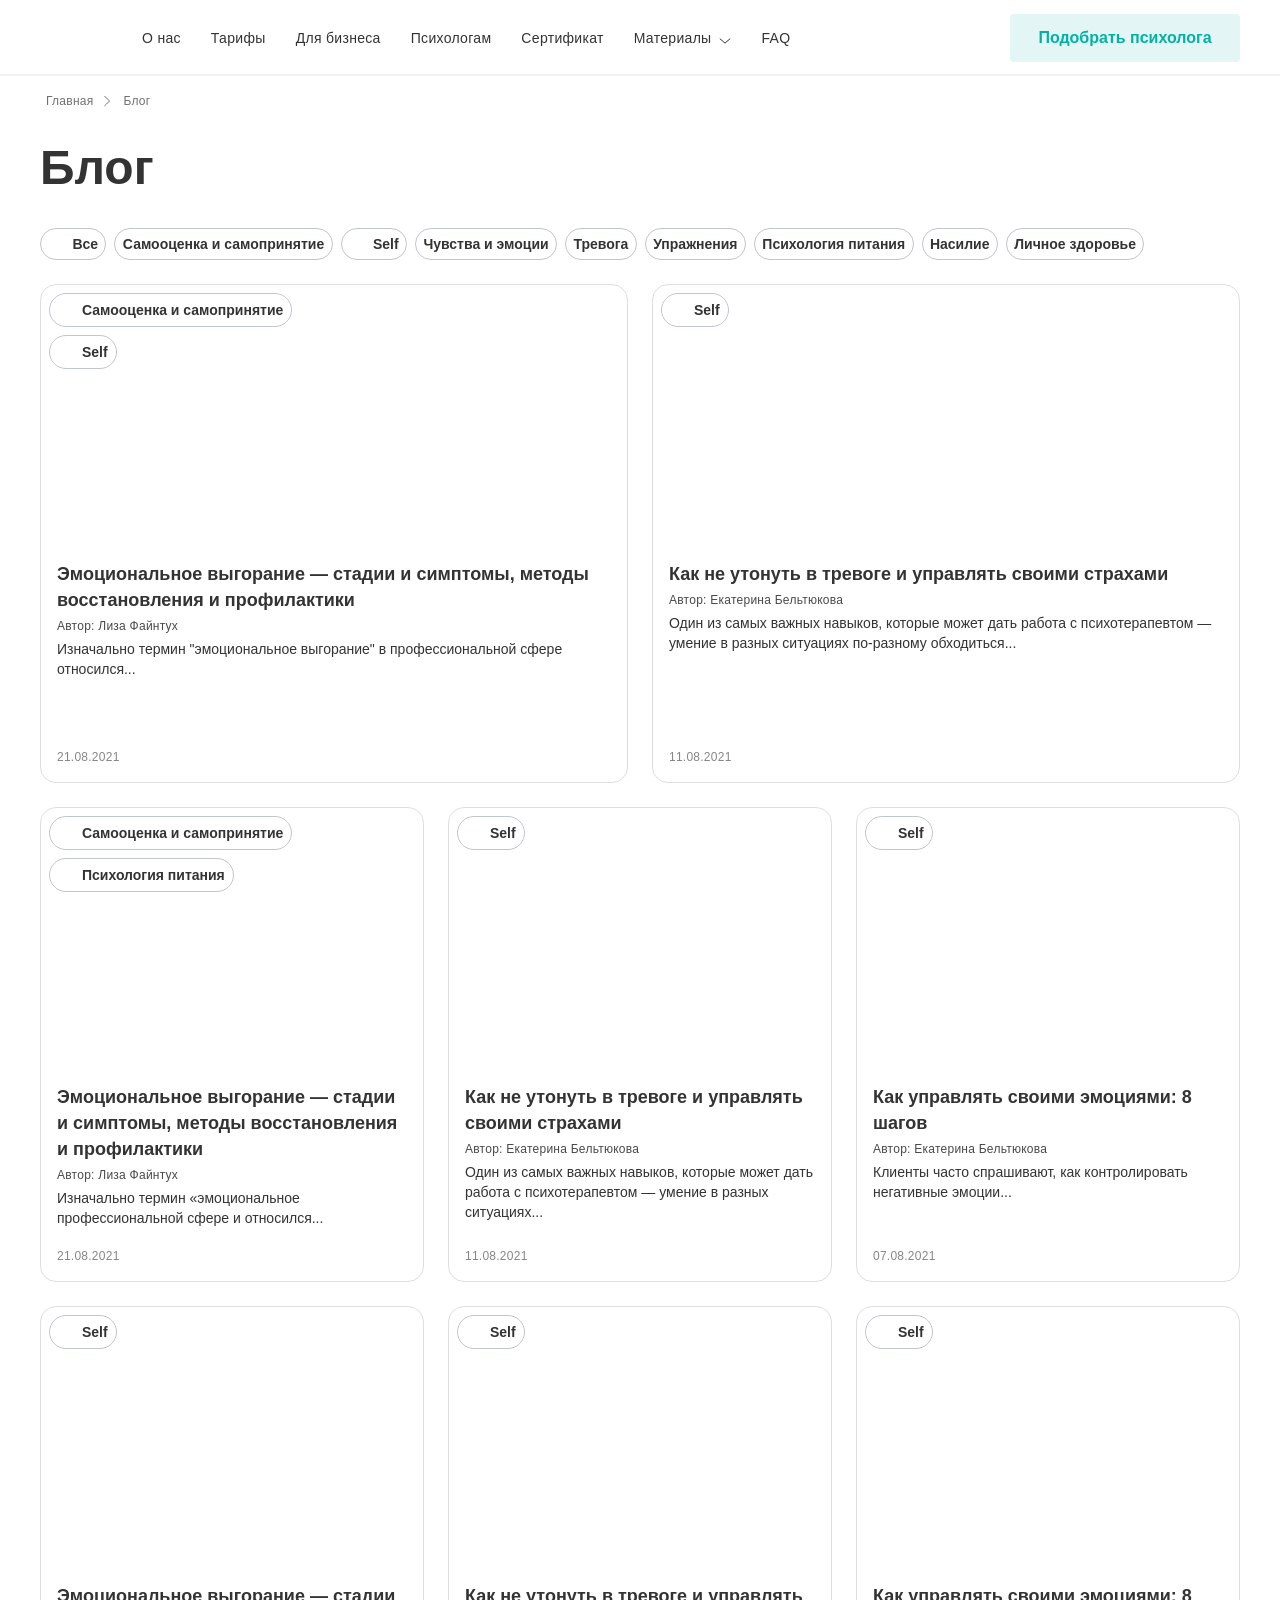
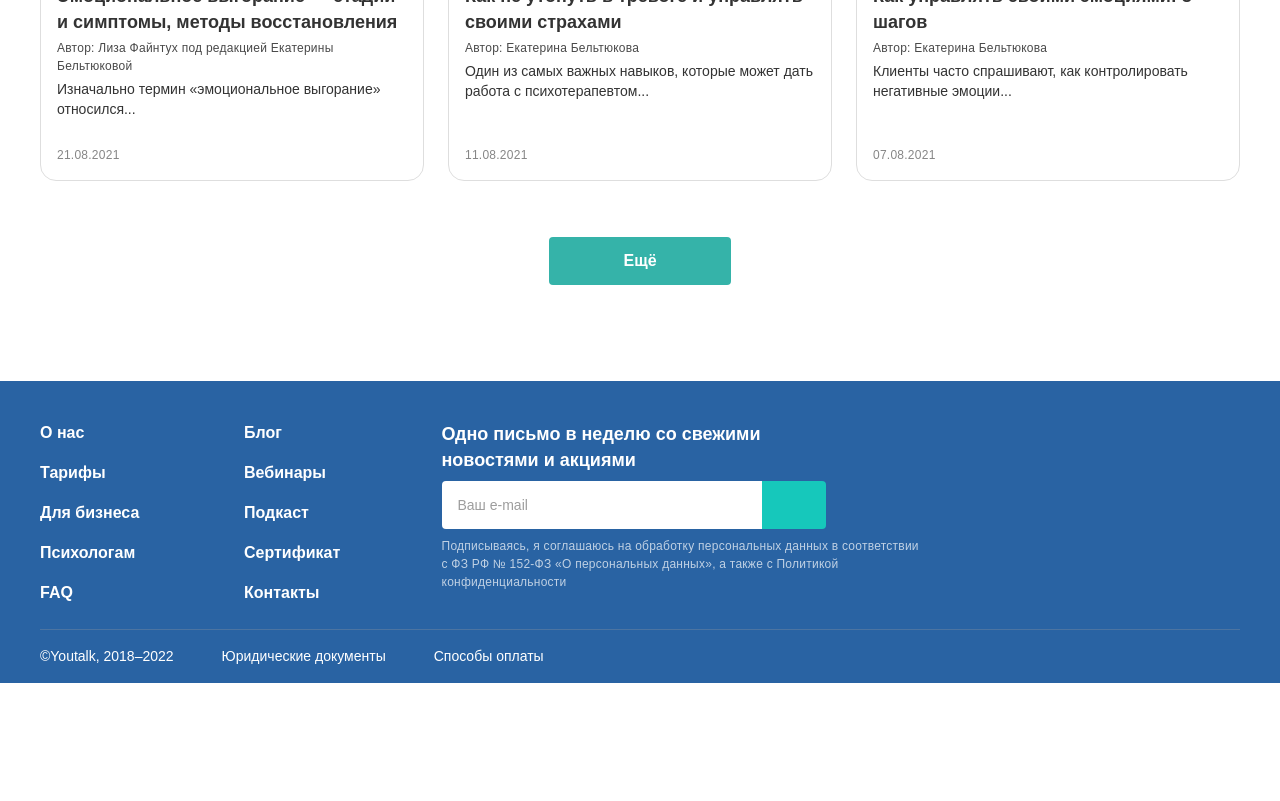
<file: index.html>
<!DOCTYPE html>
<html lang="ru">
<head>
    <meta charset="UTF-8">
    <meta http-equiv="refresh" content="0; url=./blog.html">
    <title>Перенаправление на блог YouTalk</title>
</head>
<body>
    <p>Если перенаправления не произошло, <a href="./blog.html">нажмите сюда</a>.</p>
</body>
</html>
</file>
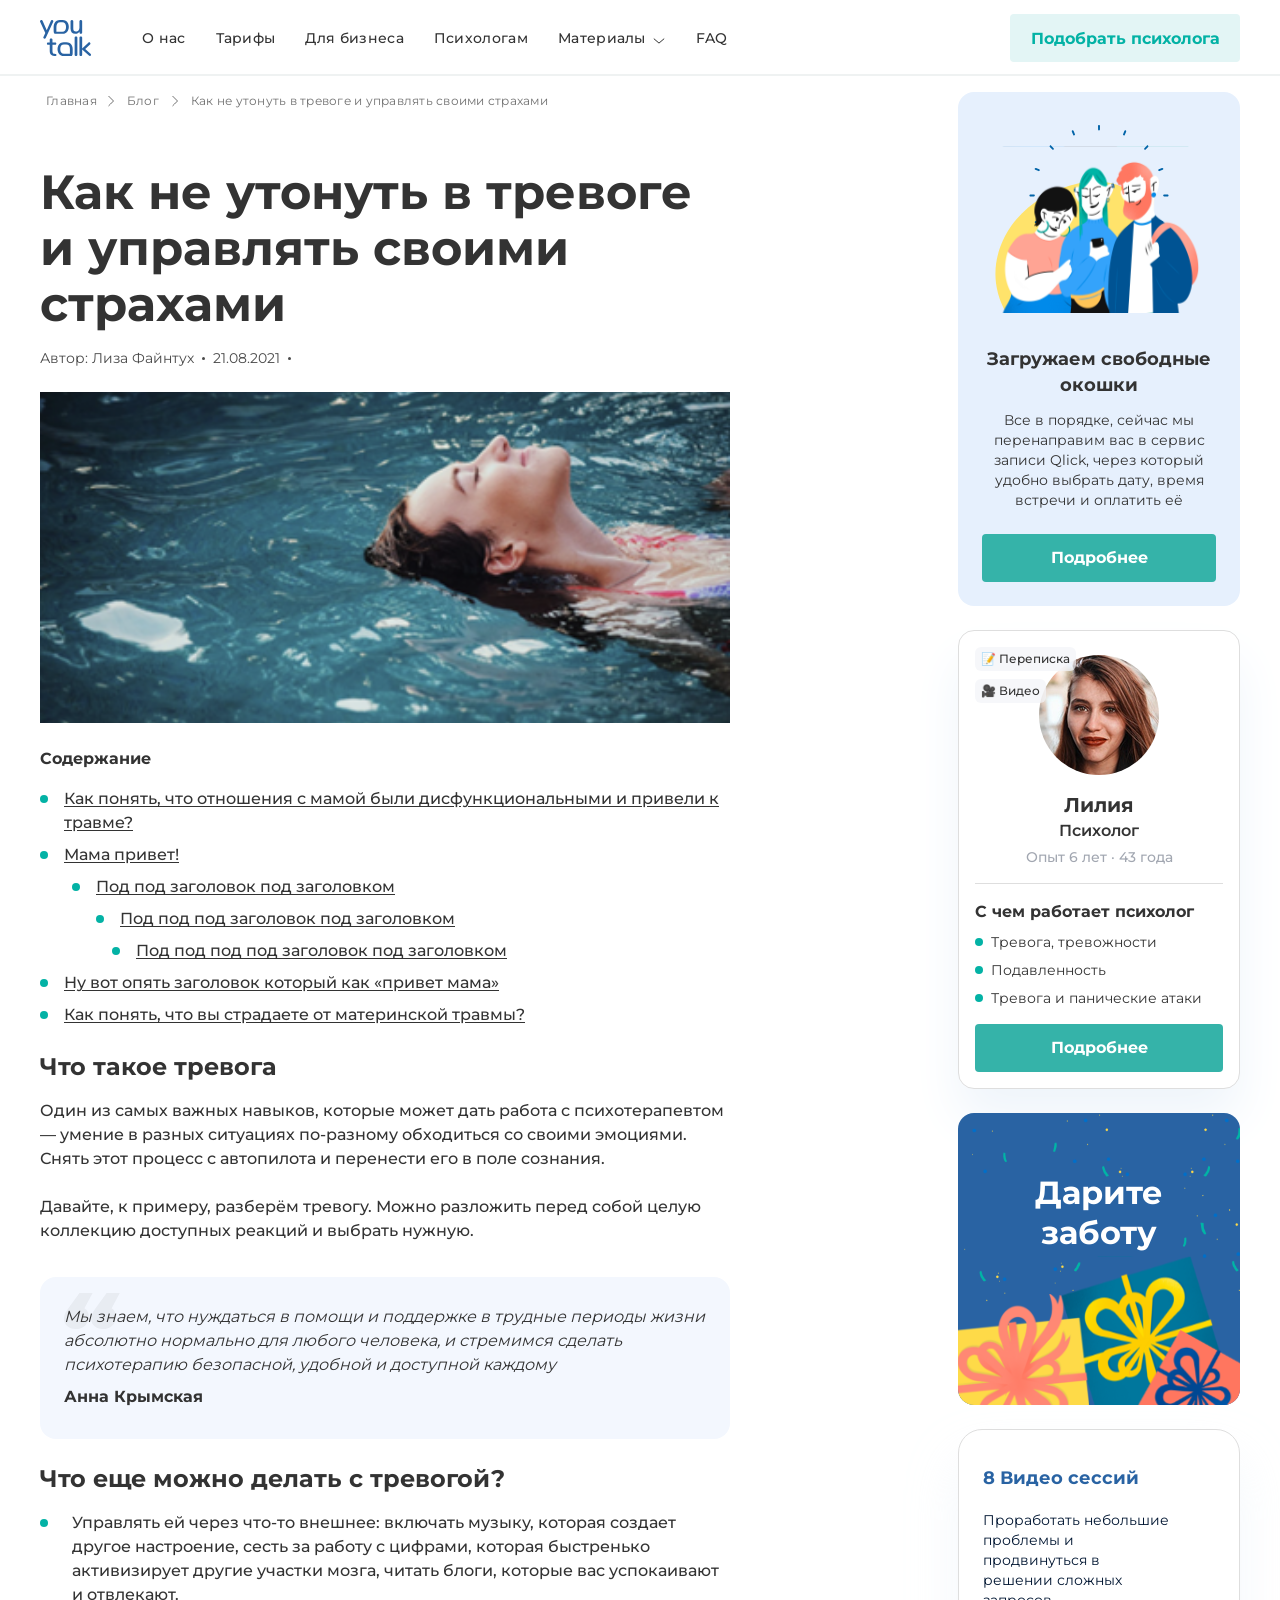
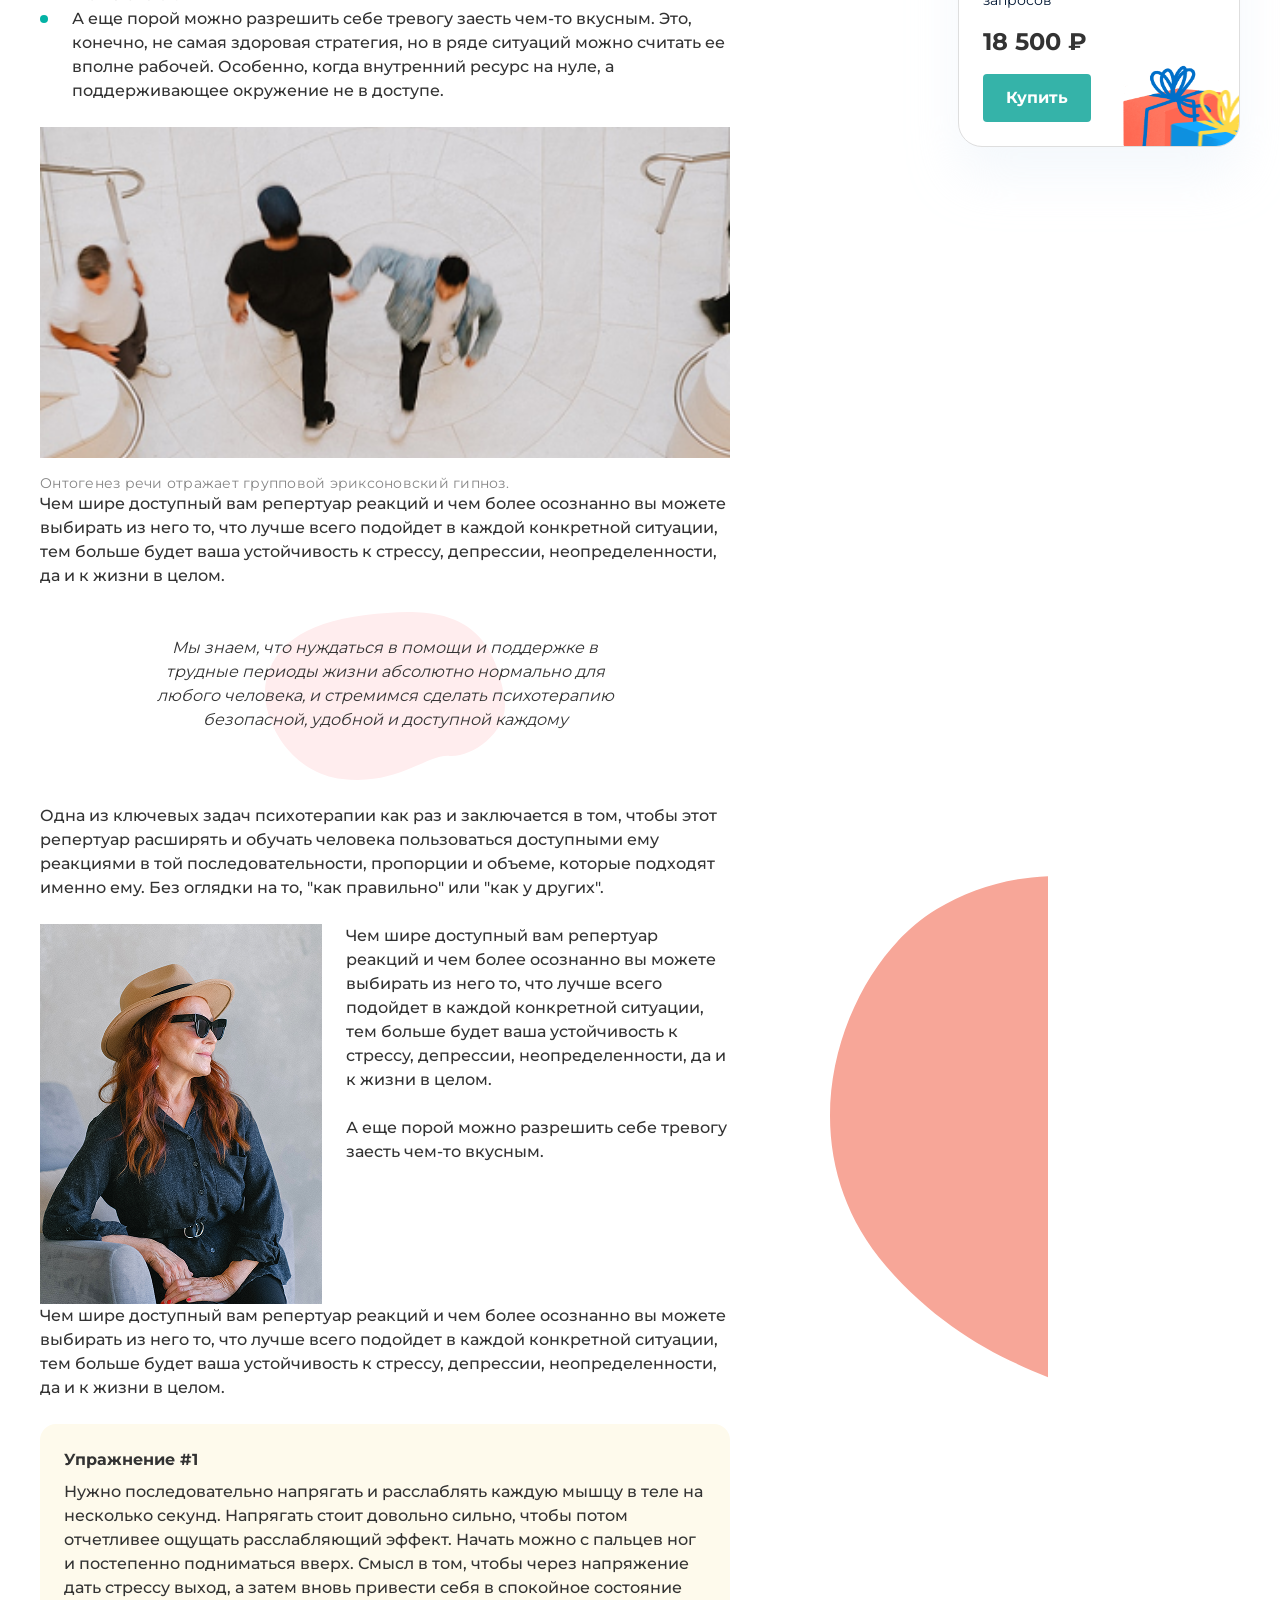
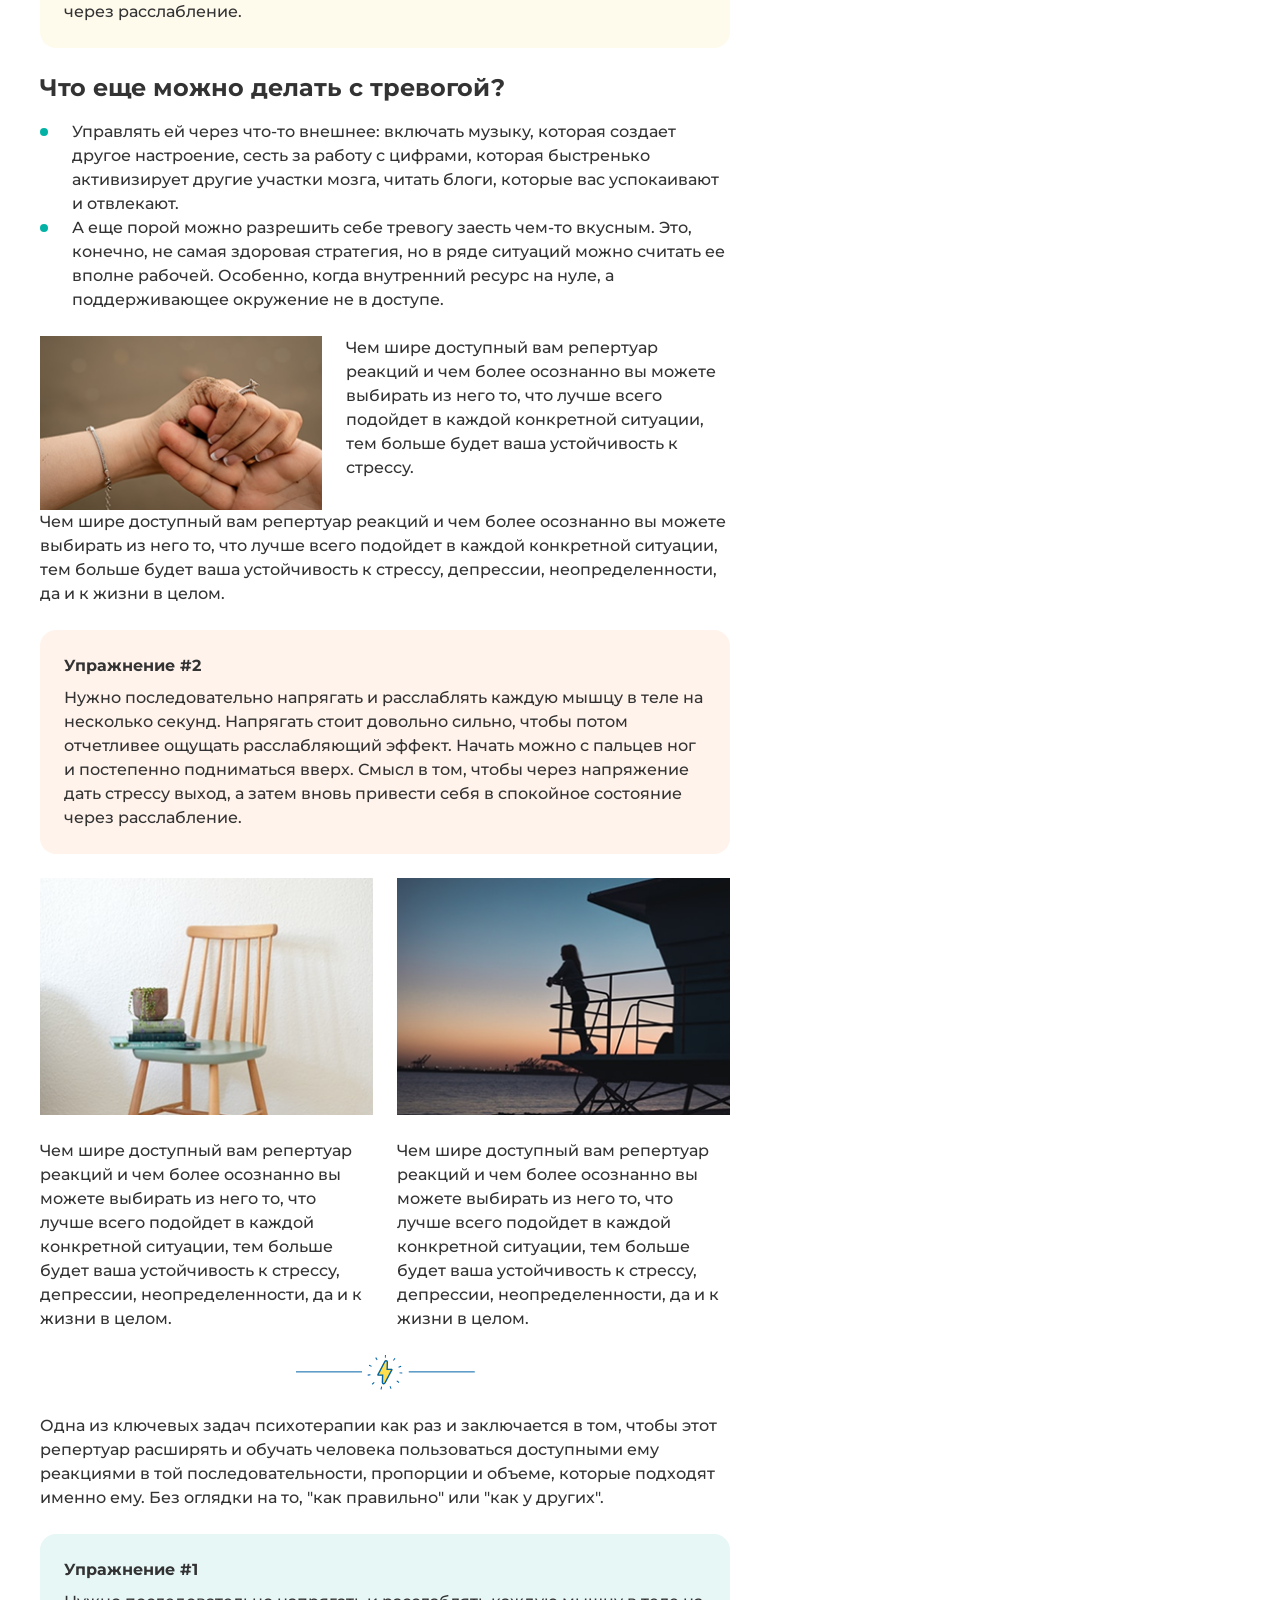
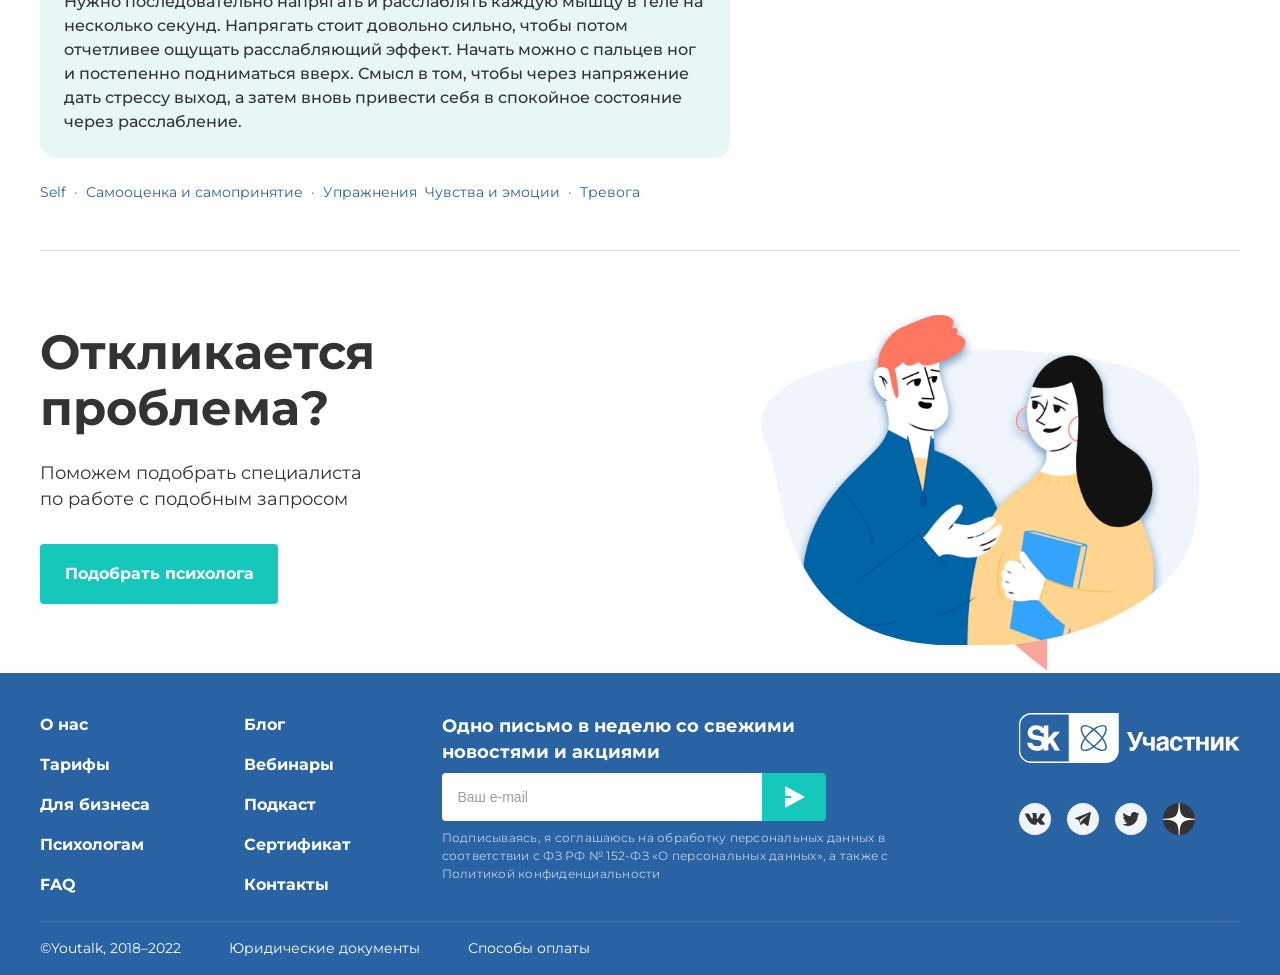
<file: article.html>
<!DOCTYPE html>
<html lang="ru">
<head>
    <meta charset="UTF-8">
    <meta name="viewport" content="width=device-width, initial-scale=1.0, viewport-fit=cover">
    <title>YouTalk | Как не утонуть в тревоге</title>

    <link rel="stylesheet" href="css/main.css">
    <link rel="stylesheet" href="css/navigation.css">
    <link rel="stylesheet" href="css/article-styles.css">
    <link rel="stylesheet" href="css/footer-styles.css">
    <link rel="stylesheet" href="css/mobile-adapt.css">
</head>
<body>

<header class="site-header">
    <div class="wrapper site-header__inner">
        <a class="brand" href="https://youtalk.ru/">
            <img loading="lazy" decoding="async" class="brand__logo" src="icons/logo.svg" alt="MindSpace brand logo">
        </a>

        <nav class="main-nav" aria-label="Основная навигация">
            <ul class="main-nav__list">
                <li class="main-nav__item"><a class="main-nav__link" href="javascript:void(0)">О нас</a></li>
                <li class="main-nav__item"><a class="main-nav__link" href="javascript:void(0)">Тарифы</a></li>
                <li class="main-nav__item"><a class="main-nav__link" href="javascript:void(0)">Для бизнеса</a></li>
                <li class="main-nav__item"><a class="main-nav__link" href="javascript:void(0)">Психологам</a></li>

                <li class="main-nav__item">
                    <a class="main-nav__link main-nav__link--has-dropdown" href="javascript:void(0)">Материалы</a>
                </li>
                <li class="main-nav__item"><a class="main-nav__link" href="javascript:void(0)">FAQ</a></li>
            </ul>
        </nav>

        <button class="btn-primary" type="button">Подобрать психолога</button>

        <button class="mobile-toggle" type="button" aria-label="Меню">
            <span class="mobile-toggle__bar"></span>
            <span class="mobile-toggle__bar"></span>
            <span class="mobile-toggle__bar"></span>
        </button>
    </div>
</header>




<main class="main-content article-layout">

    <div class="deco-blob deco-blob--large" aria-hidden="true"></div>
    <div class="deco-blob deco-blob--small" aria-hidden="true"></div>

    <div class="wrapper article-grid">



        <article class="full-article">



            <div class="trail" aria-label="Навигация по сайту">
                <ul class="trail__list">
                    <li class="trail__item">
                        <a class="trail__link" href="./index.html">Главная</a>
                    </li>
                    <li class="trail__item">
                        <a class="trail__link" href="./blog.html">Блог</a>
                    </li>
                    <li class="trail__item">
                        <span class="trail__current" aria-current="page">Как не утонуть в тревоге и управлять своими страхами</span>
                    </li>
                </ul>
            </div>

            <h1 class="full-article__title">Как не утонуть в тревоге и управлять своими страхами</h1>

            <div class="full-article__meta">
                <span>Автор: Лиза Файнтух</span>
                <span>21.08.2021</span>
                <a class="full-article__source" href="javascript:void(0)">Self</a>
            </div>

            <img loading="lazy" decoding="async" class="full-article__hero" src="images/water_calm_fears.png" alt="Person swimming calmly in water, overcoming anxiety">

            <div class="toc">
                <h2 class="toc__title">Содержание</h2>
                <ul class="toc__list">
                    <li class="toc__item"><a class="toc__link" href="javascript:void(0)">Как понять, что отношения с мамой были дисфункциональными и привели к травме?</a></li>
                    <li class="toc__item toc__item--hidden-tablet"><a class="toc__link" href="javascript:void(0)">Мама привет!</a></li>
                    <li class="toc__item toc__item--nested toc__item--hidden-tablet"><a class="toc__link" href="javascript:void(0)">Под под заголовок под заголовком</a></li>
                    <li class="toc__item toc__item--nested2 toc__item--hidden-tablet"><a class="toc__link" href="javascript:void(0)">Под под под заголовок под заголовком</a></li>
                    <li class="toc__item toc__item--nested3 toc__item--hidden-tablet"><a class="toc__link" href="javascript:void(0)">Под под под под заголовок под заголовком</a></li>
                    <li class="toc__item toc__item--hidden-tablet"><a class="toc__link" href="javascript:void(0)">Ну вот опять заголовок который как «привет мама»</a></li>
                    <li class="toc__item"><a class="toc__link" href="javascript:void(0)">Как понять, что вы страдаете от материнской травмы?</a></li>
                </ul>
            </div>

            <section class="content-block">
                <h2 class="content-block__title">Что такое тревога</h2>
                <p class="content-block__text">Один из самых важных навыков, которые может дать работа с психотерапевтом — умение в разных ситуациях по-разному обходиться со своими эмоциями. Снять этот процесс с автопилота и перенести его в поле сознания.</p>
                <p class="content-block__text">Давайте, к примеру, разберём тревогу. Можно разложить перед собой целую коллекцию доступных реакций и выбрать нужную.</p>

                <blockquote class="quote-card">
                    <p class="quote-card__text">Мы знаем, что нуждаться в помощи и поддержке в трудные периоды жизни абсолютно нормально для любого человека, и стремимся сделать психотерапию безопасной, удобной и доступной каждому</p>
                    <cite class="quote-card__author">Анна Крымская</cite>
                </blockquote>
            </section>

            <section class="content-block">
                <h2 class="content-block__title">Что еще можно делать с тревогой?</h2>

                <ul class="styled-list">
                    <li class="styled-list__item">Управлять ей через что-то внешнее: включать музыку, которая создает другое настроение, сесть за работу с цифрами, которая быстренько активизирует другие участки мозга, читать блоги, которые вас успокаивают и отвлекают.</li>
                    <li class="styled-list__item">А еще порой можно разрешить себе тревогу заесть чем-то вкусным. Это, конечно, не самая здоровая стратегия, но в ряде ситуаций можно считать ее вполне рабочей. Особенно, когда внутренний ресурс на нуле, а поддерживающее окружение не в доступе.</li>
                </ul>

                <figure class="image-figure">
                    <img loading="lazy" decoding="async" class="image-figure__img" src="images/group.png" alt="Group walking through bright modern hallway">
                    <figcaption class="image-figure__caption">Онтогенез речи отражает групповой эриксоновский гипноз.</figcaption>
                </figure>

                <p class="content-block__text">Чем шире доступный вам репертуар реакций и чем более осознанно вы можете выбирать из него то, что лучше всего подойдет в каждой конкретной ситуации, тем больше будет ваша устойчивость к стрессу, депрессии, неопределенности, да и к жизни в целом.</p>

                <blockquote class="center-quote">
                    <p class="center-quote__text">Мы знаем, что нуждаться в помощи и поддержке в трудные периоды жизни абсолютно нормально для любого человека, и стремимся сделать психотерапию безопасной, удобной и доступной каждому</p>
                </blockquote>

                <p class="content-block__text">Одна из ключевых задач психотерапии как раз и заключается в том, чтобы этот репертуар расширять и обучать человека пользоваться доступными ему реакциями в той последовательности, пропорции и объеме, которые подходят именно ему. Без оглядки на то, "как правильно" или "как у других".</p>

                <div class="split-layout">
                    <img loading="lazy" decoding="async" class="split-layout__img" src="images/couch.png" alt="Женщина сидит в кресле">
                    <div class="split-layout__content">
                        <p class="split-layout__text">Чем шире доступный вам репертуар реакций и чем более осознанно вы можете выбирать из него то, что лучше всего подойдет в каждой конкретной ситуации, тем больше будет ваша устойчивость к стрессу, депрессии, неопределенности, да и к жизни в целом.<br><br>А еще порой можно разрешить себе тревогу заесть чем-то вкусным.</p>
                    </div>
                </div>

                <p class="content-block__text">Чем шире доступный вам репертуар реакций и чем более осознанно вы можете выбирать из него то, что лучше всего подойдет в каждой конкретной ситуации, тем больше будет ваша устойчивость к стрессу, депрессии, неопределенности, да и к жизни в целом.</p>

                <div class="exercise-card exercise-card--cream">
                    <h3 class="exercise-card__title">Упражнение #1</h3>
                    <p class="exercise-card__text">Нужно последовательно напрягать и расслаблять каждую мышцу в теле на несколько секунд. Напрягать стоит довольно сильно, чтобы потом отчетливее ощущать расслабляющий эффект. Начать можно с пальцев ног и постепенно подниматься вверх. Смысл в том, чтобы через напряжение дать стрессу выход, а затем вновь привести себя в спокойное состояние через расслабление.</p>
                </div>

                <h2 class="content-block__title content-block__title--spaced">Что еще можно делать с тревогой?</h2>

                <ul class="styled-list">
                    <li class="styled-list__item">Управлять ей через что-то внешнее: включать музыку, которая создает другое настроение, сесть за работу с цифрами, которая быстренько активизирует другие участки мозга, читать блоги, которые вас успокаивают и отвлекают.</li>
                    <li class="styled-list__item">А еще порой можно разрешить себе тревогу заесть чем-то вкусным. Это, конечно, не самая здоровая стратегия, но в ряде ситуаций можно считать ее вполне рабочей. Особенно, когда внутренний ресурс на нуле, а поддерживающее окружение не в доступе.</li>
                </ul>

                <div class="split-layout split-layout--small">
                    <img loading="lazy" decoding="async" class="split-layout__img split-layout__img--small" src="images/support_hands.png" alt="Two hands holding in supportive gesture">
                    <div class="split-layout__content">
                        <p class="split-layout__text">Чем шире доступный вам репертуар реакций и чем более осознанно вы можете выбирать из него то, что лучше всего подойдет в каждой конкретной ситуации, тем больше будет ваша устойчивость к стрессу.</p>
                    </div>
                </div>

                <p class="content-block__text">Чем шире доступный вам репертуар реакций и чем более осознанно вы можете выбирать из него то, что лучше всего подойдет в каждой конкретной ситуации, тем больше будет ваша устойчивость к стрессу, депрессии, неопределенности, да и к жизни в целом.</p>

                <div class="exercise-card exercise-card--orange">
                    <h3 class="exercise-card__title">Упражнение #2</h3>
                    <p class="exercise-card__text">Нужно последовательно напрягать и расслаблять каждую мышцу в теле на несколько секунд. Напрягать стоит довольно сильно, чтобы потом отчетливее ощущать расслабляющий эффект. Начать можно с пальцев ног и постепенно подниматься вверх. Смысл в том, чтобы через напряжение дать стрессу выход, а затем вновь привести себя в спокойное состояние через расслабление.</p>
                </div>

                <div class="two-columns">
                    <div class="two-columns__col">
                        <img loading="lazy" decoding="async" class="two-columns__img" src="./images/chair.png" alt="Wooden chair against empty wall">
                        <p class="two-columns__text">Чем шире доступный вам репертуар реакций и чем более осознанно вы можете выбирать из него то, что лучше всего подойдет в каждой конкретной ситуации, тем больше будет ваша устойчивость к стрессу, депрессии, неопределенности, да и к жизни в целом.</p>
                    </div>
                    <div class="two-columns__col">
                        <img loading="lazy" decoding="async" class="two-columns__img" src="images/pier_loneny.png" alt="Lonely figure standing on wooden pier">
                        <p class="two-columns__text">Чем шире доступный вам репертуар реакций и чем более осознанно вы можете выбирать из него то, что лучше всего подойдет в каждой конкретной ситуации, тем больше будет ваша устойчивость к стрессу, депрессии, неопределенности, да и к жизни в целом.</p>
                    </div>
                </div>

                <div class="section-divider" aria-hidden="true">
                    <img loading="lazy" decoding="async" class="section-divider__icon" src="./icons/Group.svg" alt="" aria-hidden="true">
                </div>

                <p class="content-block__text">Одна из ключевых задач психотерапии как раз и заключается в том, чтобы этот репертуар расширять и обучать человека пользоваться доступными ему реакциями в той последовательности, пропорции и объеме, которые подходят именно ему. Без оглядки на то, "как правильно" или "как у других".</p>

                <div class="exercise-card exercise-card--green">
                    <h3 class="exercise-card__title">Упражнение #1</h3>
                    <p class="exercise-card__text">Нужно последовательно напрягать и расслаблять каждую мышцу в теле на несколько секунд. Напрягать стоит довольно сильно, чтобы потом отчетливее ощущать расслабляющий эффект. Начать можно с пальцев ног и постепенно подниматься вверх. Смысл в том, чтобы через напряжение дать стрессу выход, а затем вновь привести себя в спокойное состояние через расслабление.</p>
                </div>

                <div class="topic-tags" aria-label="Темы статьи">
                    <a class="topic-tags__link" href="javascript:void(0)">Self</a>
                    <span class="topic-tags__sep">·</span>
                    <a class="topic-tags__link" href="javascript:void(0)">Самооценка и самопринятие</a>
                    <span class="topic-tags__sep">·</span>
                    <a class="topic-tags__link" href="javascript:void(0)">Упражнения</a>
                    <a class="topic-tags__link" href="javascript:void(0)">Чувства и эмоции</a>
                    <span class="topic-tags__sep">·</span>
                    <a class="topic-tags__link" href="javascript:void(0)">Тревога</a>
                </div>
            </section>
        </article>

        <aside class="side-panel">



            <div class="side-card side-card--blue">
                <img loading="lazy" decoding="async" class="side-card__img" src="./icons/sidebar-free-slots.svg" alt="" aria-hidden="true">
                <h3 class="side-card__title">Загружаем свободные окошки</h3>
                <p class="side-card__text">Все в порядке, сейчас мы перенаправим вас в сервис записи Qlick, через который удобно выбрать дату, время встречи и оплатить её</p>
                <a class="side-card__btn" href="javascript:void(0)">Подробнее</a>
            </div>

            <div class="psychologist-card">
                <div class="psychologist-card__badges">
                    <span class="psychologist-card__badge">📝 Переписка</span>
                    <span class="psychologist-card__badge">🎥 Видео</span>
                </div>
                <img loading="lazy" decoding="async" class="psychologist-card__avatar" src="images/psycholog_lilia.png" alt="Лилия">
                <h3 class="psychologist-card__name">Лилия</h3>
                <p class="psychologist-card__role">Психолог</p>
                <p class="psychologist-card__meta">Опыт 6 лет · 43 года</p>
                <div class="psychologist-card__divider"></div>
                <h4 class="psychologist-card__subtitle">С чем работает психолог</h4>
                <ul class="psychologist-card__list">
                    <li class="psychologist-card__list-item">Тревога, тревожности</li>
                    <li class="psychologist-card__list-item">Подавленность</li>
                    <li class="psychologist-card__list-item">Тревога и панические атаки</li>
                </ul>
                <a class="psychologist-card__btn" href="javascript:void(0)">Подробнее</a>
            </div>

            <div class="gift-card">
                <img loading="lazy" decoding="async" class="gift-card__confetti" src="icons/celebration-confetti.svg" alt="" aria-hidden="true">
                <h3 class="gift-card__title">Дарите заботу</h3>
                <img loading="lazy" decoding="async" class="gift-card__gift gift-card__gift--center" src="./icons/gift-center.svg" alt="" aria-hidden="true">
                <img loading="lazy" decoding="async" class="gift-card__gift gift-card__gift--left" src="./icons/gift-left.svg" alt="" aria-hidden="true">
                <img loading="lazy" decoding="async" class="gift-card__gift gift-card__gift--right" src="./icons/gift-right.svg" alt="" aria-hidden="true">
            </div>

            <div class="video-card">
                <div class="video-card__content">
                    <h3 class="video-card__title">8 Видео сессий</h3>
                    <p class="video-card__text">Проработать небольшие проблемы и продвинуться в решении сложных запросов</p>
                    <p class="video-card__price">18 500 ₽</p>
                    <a class="video-card__btn" href="javascript:void(0)">Купить</a>
                </div>
                <div class="video-card__decor" aria-hidden="true">
                    <img loading="lazy" decoding="async" class="video-card__gift video-card__gift--left" src="./icons/sidebar-video-gift-left.svg" alt="" aria-hidden="true">
                    <img loading="lazy" decoding="async" class="video-card__gift video-card__gift--right" src="./icons/sidebar-video-gift-right.svg" alt="" aria-hidden="true">
                </div>
            </div>
        </aside>

        <hr class="global-divider">

        <div class="promo-block">
            <div class="promo-block__content">
                <h2 class="promo-block__title">Откликается проблема?</h2>
                <p class="promo-block__text">Поможем подобрать специалиста по работе с подобным запросом</p>
                <button class="promo-block__btn" type="button">Подобрать психолога</button>
            </div>
            <img loading="lazy" decoding="async" class="promo-block__image" src="icons/promo-illustration.svg" alt="" aria-hidden="true">
        </div>

    </div>
</main>

<div class="site-footer__wave" aria-hidden="true"></div>

<footer class="site-footer">
    <div class="wrapper site-footer__inner">
        <div class="site-footer__top">
            <nav class="footer-nav" aria-label="Навигация в подвале">
                <ul class="footer-nav__col">
                    <li><a class="footer-nav__link" href="javascript:void(0)">О нас</a></li>
                    <li><a class="footer-nav__link" href="javascript:void(0)">Тарифы</a></li>
                    <li><a class="footer-nav__link" href="javascript:void(0)">Для бизнеса</a></li>
                    <li><a class="footer-nav__link" href="javascript:void(0)">Психологам</a></li>
                    <li><a class="footer-nav__link" href="javascript:void(0)">FAQ</a></li>
                </ul>
                <ul class="footer-nav__col">
                    <li><a class="footer-nav__link" href="javascript:void(0)">Блог</a></li>
                    <li><a class="footer-nav__link" href="javascript:void(0)">Вебинары</a></li>
                    <li><a class="footer-nav__link" href="javascript:void(0)">Подкаст</a></li>
                    <li><a class="footer-nav__link" href="javascript:void(0)">Сертификат</a></li>
                    <li><a class="footer-nav__link" href="javascript:void(0)">Контакты</a></li>
                </ul>
            </nav>

            <div class="newsletter">
                <h3 class="newsletter__title">Одно письмо в неделю со свежими новостями и акциями</h3>
                <form class="newsletter__form" action="javascript:void(0)" method="post" onsubmit="event.preventDefault(); alert("Спасибо за подписку!"); this.reset();">
                    <label class="sr-only" for="subscribe-email">Email</label>
                    <input class="newsletter__input" id="subscribe-email" type="email" name="email" placeholder="Ваш e-mail">
                    <button class="newsletter__btn" type="submit" aria-label="Подписаться"></button>
                </form>
                <p class="newsletter__agreement">Подписываясь, я соглашаюсь на обработку персональных данных в соответствии с ФЗ РФ № 152-ФЗ «О персональных данных», а также с Политикой конфиденциальности</p>
            </div>

            <div class="social-block">
                <a class="social-block__skolkovo" href="javascript:void(0)" aria-label="Участник Сколково">
                    <img loading="lazy" decoding="async" class="social-block__skolkovo-img" src="icons/sk.svg" alt="" aria-hidden="true">
                </a>
                <ul class="social-links">
                    <li><a class="social-links__item" href="javascript:void(0)" aria-label="ВКонтакте"><img loading="lazy" decoding="async" src="icons/vk.svg" alt="" aria-hidden="true"></a></li>
                    <li><a class="social-links__item" href="javascript:void(0)" aria-label="Telegram"><img loading="lazy" decoding="async" src="icons/telegram.svg" alt="" aria-hidden="true"></a></li>
                    <li><a class="social-links__item" href="javascript:void(0)" aria-label="Twitter"><img loading="lazy" decoding="async" src="icons/twitter.svg" alt="" aria-hidden="true"></a></li>
                    <li><a class="social-links__item" href="javascript:void(0)" aria-label="Дзен"><img loading="lazy" decoding="async" src="icons/dzen.svg" alt="" aria-hidden="true"></a></li>
                </ul>
            </div>
        </div>

        <div class="site-footer__bottom">
            <p class="copyright">©Youtalk, 2018–2022</p>
            <a class="footer-legal" href="javascript:void(0)">Юридические документы</a>
            <a class="footer-legal" href="javascript:void(0)">Способы оплаты</a>
        </div>
    </div>
</footer>

<script src="js/burger.js"></script>
</body>
</html>
</file>
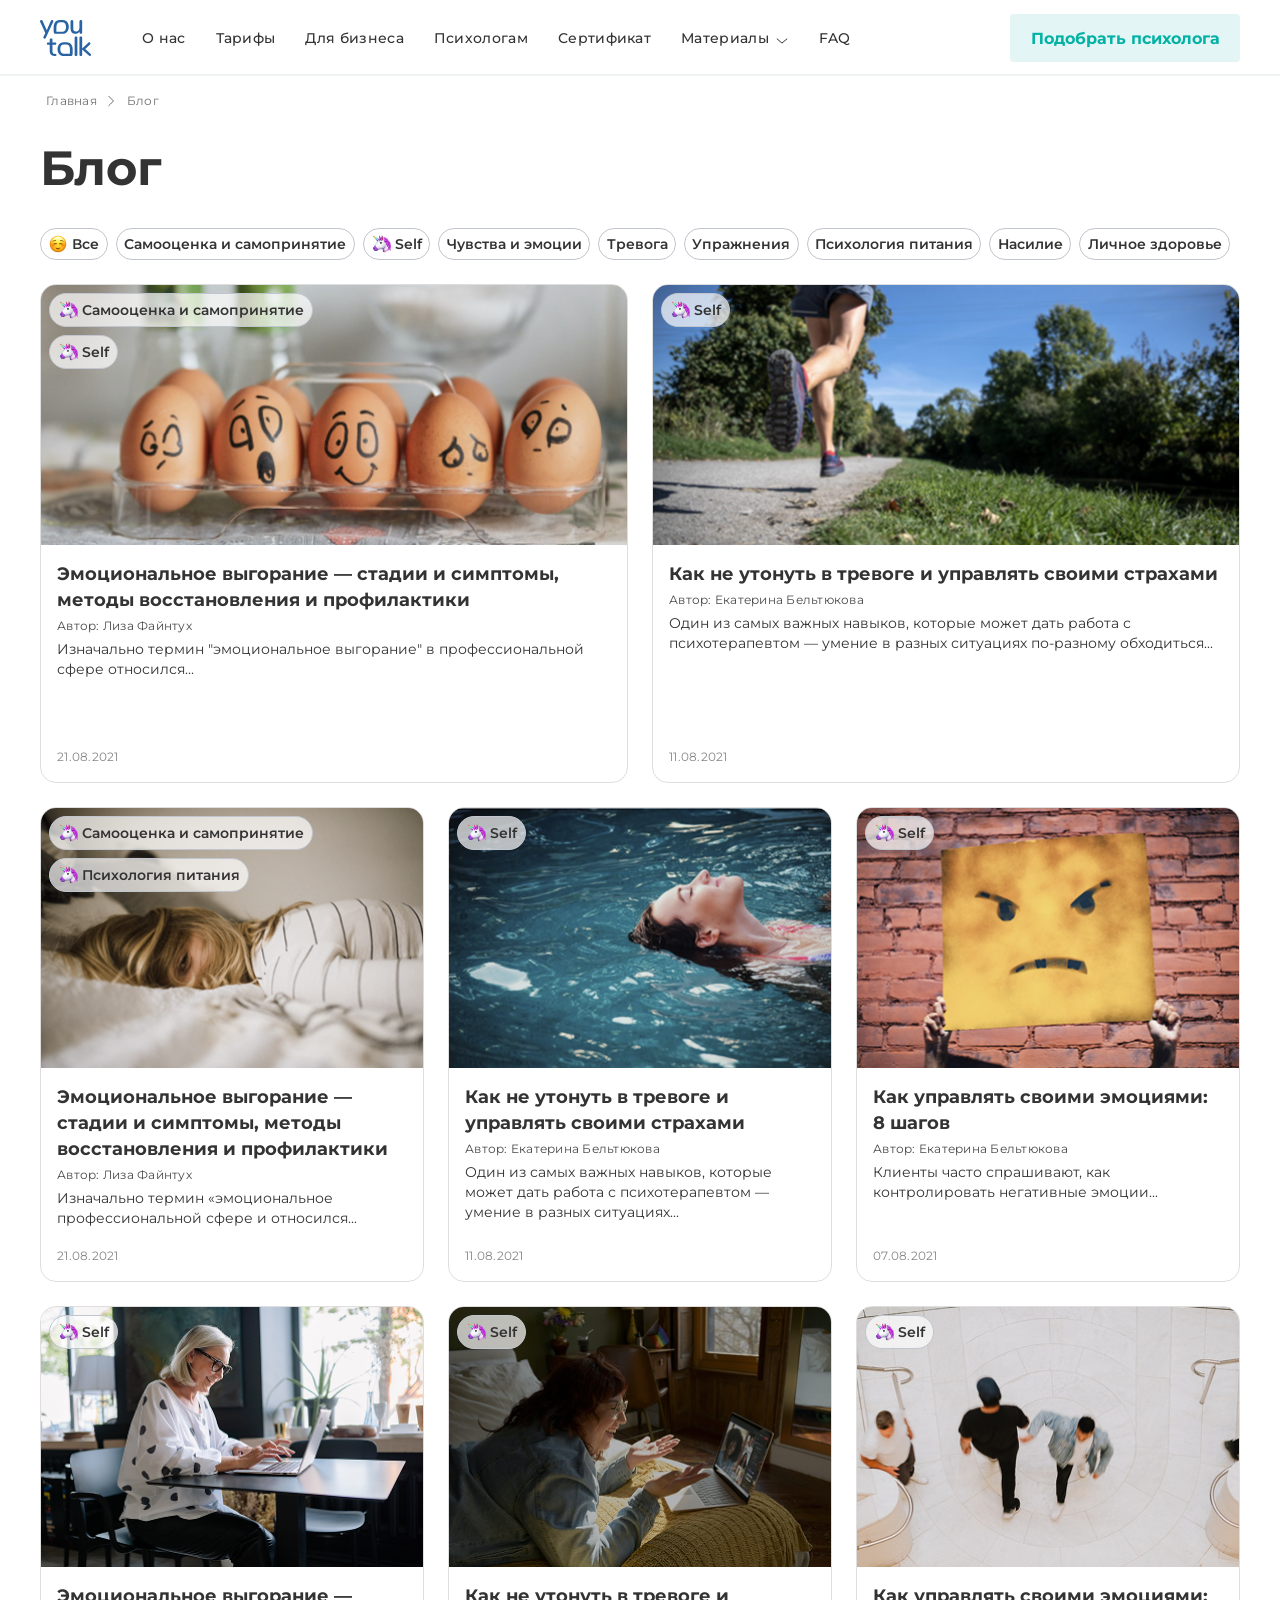
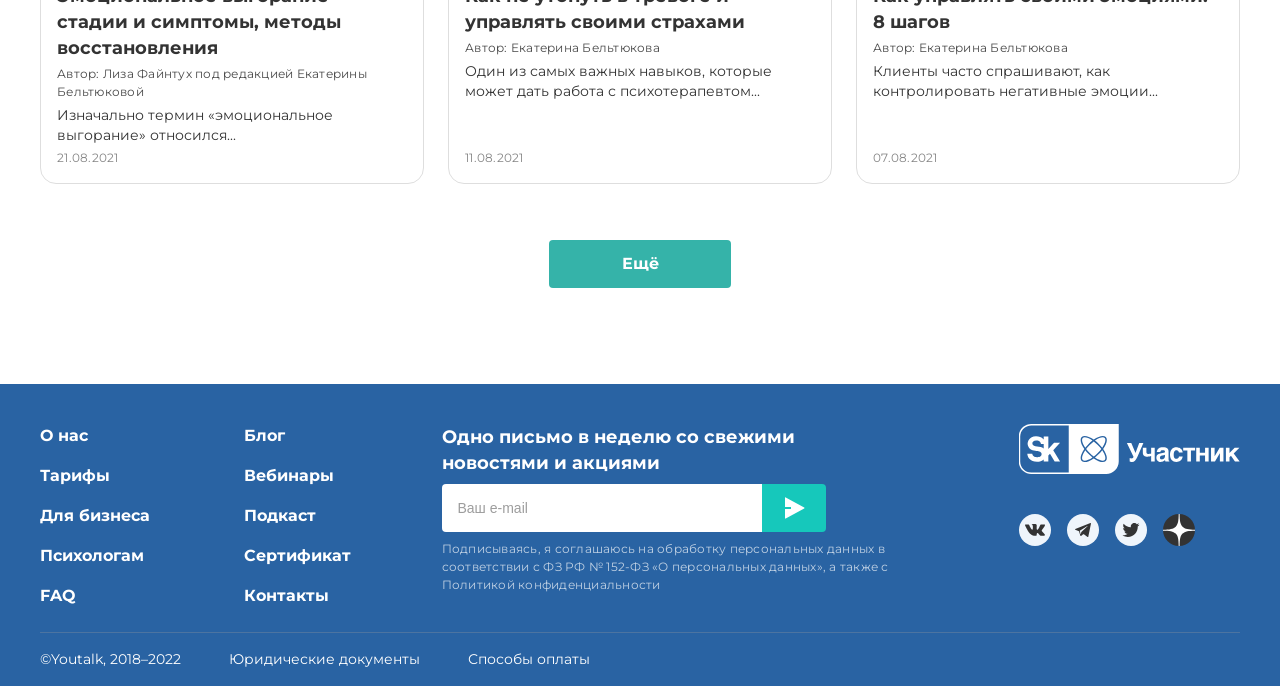
<file: blog.html>
<!DOCTYPE html>
<html lang="ru">
<head>
    <meta charset="UTF-8">
    <meta name="viewport" content="width=device-width, initial-scale=1.0, viewport-fit=cover">
    <title>YouTalk | Блог о психологии</title>

    <!-- Stylesheets -->
    <link rel="stylesheet" href="css/main.css">
    <link rel="stylesheet" href="css/navigation.css">
    <link rel="stylesheet" href="css/footer-styles.css">
    <link rel="stylesheet" href="css/home.css">
    <link rel="stylesheet" href="css/mobile-adapt.css">
</head>
<body>


<header class="site-header">
    <div class="wrapper site-header__inner">
        <a class="brand" href="https://youtalk.ru/">
            <img loading="lazy" decoding="async" class="brand__logo" src="icons/logo.svg" alt="MindSpace brand logo">
        </a>

        <nav class="main-nav" aria-label="Главное меню">
            <ul class="main-nav__list">
                <li class="main-nav__item"><a class="main-nav__link" href="javascript:void(0)">О нас</a></li>
                <li class="main-nav__item"><a class="main-nav__link" href="javascript:void(0)">Тарифы</a></li>
                <li class="main-nav__item"><a class="main-nav__link" href="javascript:void(0)">Для бизнеса</a></li>
                <li class="main-nav__item"><a class="main-nav__link" href="javascript:void(0)">Психологам</a></li>
                <li class="main-nav__item"><a class="main-nav__link" href="javascript:void(0)">Сертификат</a></li>
                <li class="main-nav__item">
                    <a class="main-nav__link main-nav__link--has-dropdown" href="javascript:void(0)">Материалы</a>
                </li>
                <li class="main-nav__item"><a class="main-nav__link" href="javascript:void(0)">FAQ</a></li>
            </ul>
        </nav>

        <button class="btn-primary" type="button">Подобрать психолога</button>

        <button class="mobile-toggle" type="button" aria-label="Меню">
            <span class="mobile-toggle__bar"></span>
            <span class="mobile-toggle__bar"></span>
            <span class="mobile-toggle__bar"></span>
        </button>
    </div>
</header>


<main class="main-content">

    <section class="posts-section">
        <div class="wrapper">

            <!-- Breadcrumbs -->
            <div class="trail" aria-label="Навигация">
                <ul class="trail__list">
                    <li class="trail__item">
                        <a class="trail__link" href="./index.html">Главная</a>
                    </li>
                    <li class="trail__item">
                        <span class="trail__current" aria-current="page">Блог</span>
                    </li>
                </ul>
            </div>

            <h1 class="posts-section__heading">Блог</h1>

            <!-- Filters -->
            <div class="topic-filters" aria-label="Фильтрация по темам">
                <button class="topic-filters__pill" type="button">
                    <img loading="lazy" decoding="async" class="topic-filters__icon" src="icons/smille.svg" alt="" aria-hidden="true">
                    Все
                </button>
                <button class="topic-filters__pill" type="button">Самооценка и самопринятие</button>
                <button class="topic-filters__pill" type="button">
                    <img loading="lazy" decoding="async" class="topic-filters__icon" src="icons/unicorn.svg" alt="" aria-hidden="true">
                    Self
                </button>
                <button class="topic-filters__pill" type="button">Чувства и эмоции</button>
                <button class="topic-filters__pill" type="button">Тревога</button>
                <button class="topic-filters__pill" type="button">Упражнения</button>
                <button class="topic-filters__pill" type="button">Психология питания</button>
                <button class="topic-filters__pill" type="button">Насилие</button>
                <button class="topic-filters__pill" type="button">Личное здоровье</button>
            </div>

            <!-- Posts Grid -->
            <div class="posts-grid">

                <!-- Card 1 - Large -->
                <article class="post-card post-card--expanded">
                    <div class="post-card__visual">
                        <img loading="lazy" decoding="async" class="post-card__img" src="images/sadegg.png" alt="Person with head in hands showing burnout">
                        <div class="post-card__labels">
                            <a class="post-label" href="javascript:void(0)">
                                <img loading="lazy" decoding="async" class="post-label__icon" src="icons/unicorn.svg" alt="" aria-hidden="true">
                                Самооценка и самопринятие
                            </a>
                            <a class="post-label" href="javascript:void(0)">
                                <img loading="lazy" decoding="async" class="post-label__icon" src="icons/unicorn.svg" alt="" aria-hidden="true">
                                Self
                            </a>
                        </div>
                    </div>
                    <div class="post-card__info">
                        <h2 class="post-card__title">Эмоциональное выгорание — стадии и симптомы, методы восстановления и профилактики</h2>
                        <div class="post-card__byline">Автор: <span class="post-card__author">Лиза Файнтух</span></div>
                        <p class="post-card__desc">Изначально термин "эмоциональное выгорание" в профессиональной сфере относился...</p>
                        <time class="post-card__date" datetime="2021-08-21">21.08.2021</time>
                    </div>
                </article>

                <!-- Card 2 - Large with overlay link -->
                <article class="post-card post-card--expanded">
                    <a class="post-card__cover-link" href="./article.html" aria-label="Читать статью о тревоге"></a>
                    <div class="post-card__visual">
                        <img loading="lazy" decoding="async" class="post-card__img" src="images/run.png" alt="Person running from alarm clock anxiety">
                        <div class="post-card__labels">
                            <a class="post-label" href="javascript:void(0)">
                                <img loading="lazy" decoding="async" class="post-label__icon" src="icons/unicorn.svg" alt="" aria-hidden="true">
                                Self
                            </a>
                        </div>
                    </div>
                    <div class="post-card__info">
                        <h2 class="post-card__title">Как не утонуть в тревоге и управлять своими страхами</h2>
                        <div class="post-card__byline">Автор: <span class="post-card__author">Екатерина Бельтюкова</span></div>
                        <p class="post-card__desc">Один из самых важных навыков, которые может дать работа с психотерапевтом — умение в разных ситуациях по-разному обходиться...</p>
                        <time class="post-card__date" datetime="2021-08-11">11.08.2021</time>
                    </div>
                </article>

                <!-- Card 3 - Small -->
                <article class="post-card post-card--compact">
                    <div class="post-card__visual">
                        <img loading="lazy" decoding="async" class="post-card__img" src="images/bad_sleep.png" alt="Exhausted person unable to sleep">
                        <div class="post-card__labels">
                            <a class="post-label" href="javascript:void(0)">
                                <img loading="lazy" decoding="async" class="post-label__icon" src="icons/unicorn.svg" alt="" aria-hidden="true">
                                Самооценка и самопринятие
                            </a>
                            <a class="post-label" href="javascript:void(0)">
                                <img loading="lazy" decoding="async" class="post-label__icon" src="icons/unicorn.svg" alt="" aria-hidden="true">
                                Психология питания
                            </a>
                        </div>
                    </div>
                    <div class="post-card__info">
                        <h2 class="post-card__title">Эмоциональное выгорание — стадии и симптомы, методы восстановления и профилактики</h2>
                        <div class="post-card__byline">Автор: <span class="post-card__author">Лиза Файнтух</span></div>
                        <p class="post-card__desc">Изначально термин «эмоциональное профессиональной сфере и относился...</p>
                        <time class="post-card__date" datetime="2021-08-21">21.08.2021</time>
                    </div>
                </article>

                <!-- Card 4 - Small -->
                <article class="post-card post-card--compact">
                    <a class="post-card__cover-link" href="./article.html" aria-label="Открыть статью"></a>
                    <div class="post-card__visual">
                        <img loading="lazy" decoding="async" class="post-card__img" src="images/water_calm_fears.png" alt="Person floating peacefully on water">
                        <div class="post-card__labels">
                            <a class="post-label" href="javascript:void(0)">
                                <img loading="lazy" decoding="async" class="post-label__icon" src="icons/unicorn.svg" alt="" aria-hidden="true">
                                Self
                            </a>
                        </div>
                    </div>
                    <div class="post-card__info">
                        <h2 class="post-card__title">Как не утонуть в тревоге и управлять своими страхами</h2>
                        <div class="post-card__byline">Автор: <span class="post-card__author">Екатерина Бельтюкова</span></div>
                        <p class="post-card__desc">Один из самых важных навыков, которые может дать работа с психотерапевтом — умение в разных ситуациях...</p>
                        <time class="post-card__date" datetime="2021-08-11">11.08.2021</time>
                    </div>
                </article>

                <!-- Card 5 - Small -->
                <article class="post-card post-card--compact">
                    <div class="post-card__visual">
                        <img loading="lazy" decoding="async" class="post-card__img" src="images/emotion_angry.png" alt="Сердитое лицо">
                        <div class="post-card__labels">
                            <a class="post-label" href="javascript:void(0)">
                                <img loading="lazy" decoding="async" class="post-label__icon" src="icons/unicorn.svg" alt="" aria-hidden="true">
                                Self
                            </a>
                        </div>
                    </div>
                    <div class="post-card__info">
                        <h2 class="post-card__title">Как управлять своими эмоциями: 8 шагов</h2>
                        <div class="post-card__byline">Автор: <span class="post-card__author">Екатерина Бельтюкова</span></div>
                        <p class="post-card__desc">Клиенты часто спрашивают, как контролировать негативные эмоции...</p>
                        <time class="post-card__date" datetime="2021-08-07">07.08.2021</time>
                    </div>
                </article>

                <!-- Card 6 - Small -->
                <article class="post-card post-card--compact">
                    <div class="post-card__visual">
                        <img loading="lazy" decoding="async" class="post-card__img" src="images/laptop.png" alt="Работа за ноутбуком">
                        <div class="post-card__labels">
                            <a class="post-label" href="javascript:void(0)">
                                <img loading="lazy" decoding="async" class="post-label__icon" src="icons/unicorn.svg" alt="" aria-hidden="true">
                                Self
                            </a>
                        </div>
                    </div>
                    <div class="post-card__info">
                        <h2 class="post-card__title">Эмоциональное выгорание — стадии и симптомы, методы восстановления</h2>
                        <div class="post-card__byline">Автор: <span class="post-card__author">Лиза Файнтух под редакцией Екатерины Бельтюковой</span></div>
                        <p class="post-card__desc">Изначально термин «эмоциональное выгорание» относился...</p>
                        <time class="post-card__date" datetime="2021-08-21">21.08.2021</time>
                    </div>
                </article>

                <!-- Card 7 - Small -->
                <article class="post-card post-card--compact">
                    <a class="post-card__cover-link" href="./article.html" aria-label="Открыть статью"></a>
                    <div class="post-card__visual">
                        <img loading="lazy" decoding="async" class="post-card__img" src="images/video_call_stress.png" alt="Видеосвязь">
                        <div class="post-card__labels">
                            <a class="post-label" href="javascript:void(0)">
                                <img loading="lazy" decoding="async" class="post-label__icon" src="icons/unicorn.svg" alt="" aria-hidden="true">
                                Self
                            </a>
                        </div>
                    </div>
                    <div class="post-card__info">
                        <h2 class="post-card__title">Как не утонуть в тревоге и управлять своими страхами</h2>
                        <div class="post-card__byline">Автор: <span class="post-card__author">Екатерина Бельтюкова</span></div>
                        <p class="post-card__desc">Один из самых важных навыков, которые может дать работа с психотерапевтом...</p>
                        <time class="post-card__date" datetime="2021-08-11">11.08.2021</time>
                    </div>
                </article>

                <!-- Card 8 - Small -->
                <article class="post-card post-card--compact">
                    <div class="post-card__visual">
                        <img loading="lazy" decoding="async" class="post-card__img" src="images/group.png" alt="Люди в помещении">
                        <div class="post-card__labels">
                            <a class="post-label" href="javascript:void(0)">
                                <img loading="lazy" decoding="async" class="post-label__icon" src="icons/unicorn.svg" alt="" aria-hidden="true">
                                Self
                            </a>
                        </div>
                    </div>
                    <div class="post-card__info">
                        <h2 class="post-card__title">Как управлять своими эмоциями: 8 шагов</h2>
                        <div class="post-card__byline">Автор: <span class="post-card__author">Екатерина Бельтюкова</span></div>
                        <p class="post-card__desc">Клиенты часто спрашивают, как контролировать негативные эмоции...</p>
                        <time class="post-card__date" datetime="2021-08-07">07.08.2021</time>
                    </div>
                </article>

            </div>

            <button class="btn-load-more" type="button">Ещё</button>

        </div>
    </section>
</main>


<footer class="site-footer">
    <div class="wrapper site-footer__inner">

        <div class="site-footer__top">
            <nav class="footer-nav" aria-label="Навигация подвала">
                <ul class="footer-nav__col">
                    <li><a class="footer-nav__link" href="javascript:void(0)">О нас</a></li>
                    <li><a class="footer-nav__link" href="javascript:void(0)">Тарифы</a></li>
                    <li><a class="footer-nav__link" href="javascript:void(0)">Для бизнеса</a></li>
                    <li><a class="footer-nav__link" href="javascript:void(0)">Психологам</a></li>
                    <li><a class="footer-nav__link" href="javascript:void(0)">FAQ</a></li>
                </ul>
                <ul class="footer-nav__col">
                    <li><a class="footer-nav__link" href="javascript:void(0)">Блог</a></li>
                    <li><a class="footer-nav__link" href="javascript:void(0)">Вебинары</a></li>
                    <li><a class="footer-nav__link" href="javascript:void(0)">Подкаст</a></li>
                    <li><a class="footer-nav__link" href="javascript:void(0)">Сертификат</a></li>
                    <li><a class="footer-nav__link" href="javascript:void(0)">Контакты</a></li>
                </ul>
            </nav>

            <div class="newsletter">
                <h3 class="newsletter__title">Одно письмо в неделю со свежими новостями и акциями</h3>

                <form class="newsletter__form" action="javascript:void(0)" method="post" onsubmit="event.preventDefault(); alert("Спасибо за подписку!"); this.reset();">
                    <label class="sr-only" for="subscribe-email">Ваш e-mail</label>
                    <input class="newsletter__input"
                           id="subscribe-email"
                           type="email"
                           name="email"
                           placeholder="Ваш e-mail"
                           spellcheck="false"
                           autocomplete="email">
                    <button class="newsletter__btn" type="submit" aria-label="Подписаться"></button>
                </form>

                <p class="newsletter__agreement">
                    Подписываясь, я соглашаюсь на обработку персональных данных в соответствии
                    с ФЗ РФ № 152-ФЗ «О персональных данных», а также с Политикой конфиденциальности
                </p>
            </div>

            <div class="social-block">
                <a class="social-block__skolkovo" href="javascript:void(0)" aria-label="Участник Сколково">
                    <img loading="lazy" decoding="async" class="social-block__skolkovo-img" src="icons/sk.svg" alt="" aria-hidden="true">
                </a>
                <ul class="social-links">
                    <li><a class="social-links__item" href="javascript:void(0)" aria-label="ВКонтакте">
                        <img loading="lazy" decoding="async" src="icons/vk.svg" alt="" aria-hidden="true">
                    </a></li>
                    <li><a class="social-links__item" href="javascript:void(0)" aria-label="Telegram">
                        <img loading="lazy" decoding="async" src="icons/telegram.svg" alt="" aria-hidden="true">
                    </a></li>
                    <li><a class="social-links__item" href="javascript:void(0)" aria-label="Twitter">
                        <img loading="lazy" decoding="async" src="icons/twitter.svg" alt="" aria-hidden="true">
                    </a></li>
                    <li><a class="social-links__item" href="javascript:void(0)" aria-label="Дзен">
                        <img loading="lazy" decoding="async" src="icons/dzen.svg" alt="" aria-hidden="true">
                    </a></li>
                </ul>
            </div>
        </div>

        <div class="site-footer__bottom">
            <p class="copyright">©Youtalk, 2018–2022</p>
            <a class="footer-legal" href="javascript:void(0)">Юридические документы</a>
            <a class="footer-legal" href="javascript:void(0)">Способы оплаты</a>
        </div>

    </div>
</footer>

<script src="js/burger.js"></script>
</body>
</html>
</file>
<file: css/main.css>
@font-face {
    font-family: "Montserrat";
    src: url("../fonts/Montserrat-Regular.ttf") format("truetype");
    font-weight: 400;
    font-style: normal;
    font-display: swap;
}

@font-face {
    font-family: "Montserrat";
    src: url("../fonts/Montserrat-Medium.ttf") format("truetype");
    font-weight: 500;
    font-style: normal;
    font-display: swap;
}

@font-face {
    font-family: "Montserrat";
    src: url("../fonts/Montserrat-SemiBold.ttf") format("truetype");
    font-weight: 600;
    font-style: normal;
    font-display: swap;
}

@font-face {
    font-family: "Montserrat";
    src: url("../fonts/Montserrat-Bold.ttf") format("truetype");
    font-weight: 700;
    font-style: normal;
    font-display: swap;
}

@font-face {
    font-family: "Montserrat";
    src: url("../fonts/Montserrat-ExtraBold.ttf") format("truetype");
    font-weight: 800;
    font-style: normal;
    font-display: swap;
}

* {
    box-sizing: border-box;
    margin: 0;
    padding: 0;
}

body {
    font-family: "Montserrat", Arial, sans-serif;
    color: #333333;
    background-color: #ffffff;
    line-height: 1.5;
}

a {
    color: inherit;
    text-decoration: none;
}

button {
    font-family: inherit;
    border: none;
    background: none;
    cursor: pointer;
}

img {
    max-width: 100%;
    height: auto;
    display: block;
}

.wrapper {
    max-width: 1264px;
    margin: 0 auto;
    padding: 0 32px;
}

.sr-only {
    position: absolute;
    width: 1px;
    height: 1px;
    margin: -1px;
    padding: 0;
    overflow: hidden;
    border: 0;
    clip: rect(0 0 0 0);
}

/* Breadcrumbs / Trail */
.trail {
    margin-bottom: 30px;
}

.trail__list {
    display: flex;
    align-items: center;
    gap: 8px;
    list-style: none;
    flex-wrap: wrap;
}

.trail__item {
    display: flex;
    align-items: center;
    gap: 8px;
    font-size: 12px;
    font-weight: 400;
    line-height: 18px;
    letter-spacing: 0.25px;
    color: rgba(51, 51, 51, 0.7);
}

.trail__item:not(:last-child)::after {
    content: "";
    width: 16px;
    height: 16px;
    background-image: url("../icons/right_arrow.svg");
    background-repeat: no-repeat;
    background-position: center;
    background-size: contain;
}

.trail__link {
    color: rgba(51, 51, 51, 0.7);
}

.trail__current {
    color: rgba(51, 51, 51, 0.7);
}

/* Сдвигаем "Главная" на пару пикселей вправо */
.trail__list {
    padding-left: 6px;
}

/* Сдвигаем стрелку и "Блог" влево на 2px */
.trail__item:not(:first-child) {
    position: relative;
    left: -2px;
}

/* Сдвигаем только стрелку между "Главная" и "Блог" влево на 2px */
.trail__item:first-child::after {
    position: relative;
    left: -2px;
    display: inline-block;
}
</file>
<file: css/navigation.css>
﻿.site-header {
    background-color: #ffffff;
    box-shadow: inset 0 -2px 0 #eff2f2;
}

.site-header__inner {
    min-height: 76px;
    display: flex;
    align-items: center;
    gap: 51px;
}

.brand {
    display: flex;
    align-items: center;
    flex-shrink: 0;
}

.brand__logo {
    width: 51px;
    height: 36px;
}

.main-nav {
    flex-grow: 1;
}

.main-nav__list {
    display: flex;
    align-items: center;
    gap: 30px;
    list-style: none;
}

.main-nav__link {
    font-size: 14px;
    font-weight: 500;
    letter-spacing: 0.31px;
    color: #333333;
    display: flex;
    align-items: center;
    height: 100%;
    transition: color 0.25s ease;
}

.main-nav__link:hover {
    color: #03b2a5;
}

.main-nav__link:focus-visible {
    outline: 2px solid #03b2a5;
    outline-offset: 4px;
}

.main-nav__link--has-dropdown::after {
    content: "";
    display: inline-block;
    width: 14px;
    height: 14px;
    margin-left: 6px;
    background-image: url("../icons/arrow-down.svg");
    background-repeat: no-repeat;
    background-position: center;
    background-size: contain;
    vertical-align: middle;
    transform: translateY(3px);
}

.btn-primary {
    width: 230px;
    height: 48px;
    padding: 14px 20px;
    border-radius: 4px;
    font-size: 16px;
    font-weight: 700;
    color: #03b2a5;
    background-color: #e3f5f5;
    cursor: pointer;
    flex-shrink: 0;
    transition: background-color 0.2s ease;
}

.btn-primary:hover {
    background-color: #d6f2f2;
}

.mobile-toggle {
    display: none;
    width: 40px;
    height: 40px;
    padding: 8px;
    flex-direction: column;
    justify-content: center;
    align-items: center;
    gap: 4px;
}

.mobile-toggle__bar {
    display: block;
    width: 18px;
    height: 2px;
    border-radius: 2px;
    background-color: #03b2a5;
}

@media (max-width: 768px) {
    .wrapper {
        max-width: 768px;
        padding: 0 20px;
    }

    .site-header__inner {
        justify-content: space-between;
        gap: 0;
    }

    .main-nav,
    .btn-primary {
        display: none;
    }

    .mobile-toggle {
        display: flex;
    }
}
</file>
<file: css/article-styles.css>
﻿/* ============================================
   ARTICLE PAGE STYLES
   ============================================ */

.article-layout {
    position: relative;
    overflow-x: clip;
}



/* Article Grid Layout */
.article-grid {
    position: relative;
    z-index: 1;
    display: grid;
    grid-template-columns: minmax(0, 1fr) 282px;
    column-gap: 80px;
    row-gap: 0;
    padding-top: 16px;
    padding-bottom: 18px;
}

/* Full Article */
.full-article {
    max-width: 690px;
}

.full-article__title {
    margin: 54px 0 16px;
    font-size: 48px;
    font-weight: 700;
    line-height: 56px;
    color: #333333;
}

.full-article__meta {
    display: flex;
    align-items: center;
    gap: 8px;
    margin-bottom: 24px;
    font-size: 14px;
    font-weight: 400;
    line-height: 20px;
    color: #494949;
}

.full-article__meta span:not(:last-child)::after {
    content: "";
    display: inline-block;
    width: 3px;
    height: 3px;
    margin-left: 8px;
    border-radius: 50%;
    background-color: #494949;
    vertical-align: middle;
    transform: translateY(-1px);
}

.full-article__source {
    display: none;
    font-size: 14px;
    font-weight: 400;
    line-height: 20px;
    color: #2963a3;
    text-decoration: none;
}

.full-article__hero {
    display: block;
    width: 100%;
    height: auto; aspect-ratio: 690 / 331;
    object-fit: cover;
}

/* Table of Contents */
.toc {
    margin-top: 24px;
    margin-bottom: 24px;
}

.toc__title {
    margin: 0 0 16px;
    font-size: 16px;
    font-weight: 700;
    line-height: 24px;
    color: #333333;
}

.toc__list {
    margin: 0;
    padding: 0;
    list-style: none;
}

.toc__item {
    position: relative;
    margin-bottom: 8px;
    padding-left: 24px;
}

.toc__item::before {
    content: "";
    position: absolute;
    top: 8px;
    left: 0;
    width: 8px;
    height: 8px;
    border-radius: 50%;
    background-color: #03b2a5;
}

.toc__link {
    font-size: 16px;
    font-weight: 500;
    line-height: 24px;
    color: #333333;
    text-decoration: underline;
    text-underline-offset: 2px;
}

.toc__item--nested {
    margin-left: 32px;
}

.toc__item--nested2 {
    margin-left: 56px;
}

.toc__item--nested3 {
    margin-left: 72px;
}

/* Content Blocks */
.content-block {
    margin-bottom: 24px;
}

.content-block__title {
    margin: 0 0 16px;
    font-size: 24px;
    font-weight: 700;
    line-height: 32px;
    color: #333333;
}

.content-block__title--spaced {
    margin-top: 24px;
}

.content-block__text {
    margin: 0 0 24px;
    font-size: 16px;
    font-weight: 500;
    line-height: 24px;
    color: #333333;
}

/* Quote Cards */
.quote-card {
    position: relative;
    box-sizing: border-box;
    min-height: 162px;
    margin: 34px 0 0;
    padding: 28px 24px 16px 24px;
    border-radius: 16px;
    background-color: #f3f7fe;
}

.quote-card::before {
    content: "";
    position: absolute;
    top: 16px;
    left: 24px;
    z-index: 0;
    width: 56px;
    height: 36px;
    background-image: url("../icons/quote-mark.svg");
    background-repeat: no-repeat;
    background-position: center;
    background-size: contain;
    pointer-events: none;
}

.quote-card__text {
    position: relative;
    z-index: 1;
    margin: 0 0 8px;
    font-size: 16px;
    font-style: italic;
    font-weight: 400;
    line-height: 24px;
    color: #333333;
}

.quote-card__author {
    position: relative;
    z-index: 1;
    display: block;
    font-size: 16px;
    font-style: normal;
    font-weight: 700;
    line-height: 24px;
    color: #333333;
}

/* Center Quote */
.center-quote {
    position: relative;
    margin: 24px 0;
    padding: 24px 104px 48px;
    text-align: center;
}

.center-quote::before {
    content: "";
    position: absolute;
    top: 0;
    left: 50%;
    width: 240px;
    height: 168px;
    background-image: url("../icons/quote-blob.svg");
    background-repeat: no-repeat;
    background-position: center;
    background-size: contain;
    transform: translateX(-50%);
    z-index: 0;
}

.center-quote__text {
    position: relative;
    z-index: 1;
    margin: 0;
    font-size: 16px;
    font-style: italic;
    font-weight: 400;
    line-height: 24px;
    text-align: center;
    color: #333333;
}



/* Styled List */
.styled-list {
    margin: 0 0 24px;
    padding: 0;
    list-style: none;
}

.styled-list__item {
    position: relative;
    margin-bottom: 16px;
    padding-left: 32px;
    font-size: 16px;
    font-weight: 500;
    line-height: 24px;
    color: #333333;
}

.styled-list { gap: 16px; } .styled-list__item { margin-bottom: 0; }

.styled-list__item::before {
    content: "";
    position: absolute;
    top: 8px;
    left: 0;
    width: 8px;
    height: 8px;
    border-radius: 50%;
    background-color: #03b2a5;
}

/* Image Figure */
.image-figure {
    margin: 24px 0 0;
}

.image-figure__img {
    display: block;
    width: 100%;
    height: auto; aspect-ratio: 690 / 331;
    object-fit: cover;
}

.image-figure__caption {
    margin: 16px 0 0;
    font-size: 14px;
    font-weight: 400;
    line-height: 130%;
    letter-spacing: 0.25px;
    color: #868686;
}

/* Split Layout (image + text) */
.split-layout {
    display: flex;
    gap: 24px;
    margin-top: 24px;
}

.split-layout__img {
    width: 282px;
    height: auto; aspect-ratio: 282 / 380;
    object-fit: cover;
    flex-shrink: 0;
}

.split-layout__img--small {
    width: 282px;
    height: auto; aspect-ratio: 282 / 174;
}

.split-layout__content {
    flex: 1;
    min-width: 0;
}

.split-layout__text {
    margin: 0;
    font-size: 16px;
    font-weight: 500;
    line-height: 24px;
    color: #333333;
}

.split-layout--small {
    margin-top: 24px;
}

/* Exercise Cards */
.exercise-card {
    padding: 24px;
    border-radius: 16px;
}

.exercise-card--cream {
    background-color: #fefaec;
}

.exercise-card--orange {
    background-color: #fff3eb;
}

.exercise-card--green {
    background-color: #e6f7f6;
}

.exercise-card__title {
    margin: 0 0 8px;
    font-size: 16px;
    font-weight: 700;
    line-height: 24px;
    color: #333333;
}

.exercise-card__text {
    margin: 0;
    font-size: 16px;
    font-weight: 500;
    line-height: 24px;
    color: #333333;
}

/* Two Columns */
.two-columns {
    display: flex;
    gap: 24px;
    margin-top: 24px;
}

.two-columns__col {
    width: calc((100% - 24px) / 2);
}

.two-columns__img {
    display: block;
    width: 100%;
    height: auto; aspect-ratio: 330 / 235;
    object-fit: cover;
}

.two-columns__text {
    margin: 24px 0 0;
    font-size: 16px;
    font-weight: 500;
    line-height: 24px;
    color: #333333;
}

/* Section Divider */
.section-divider {
    display: flex;
    justify-content: center;
    margin: 24px 0;
}

.section-divider__icon {
    display: block;
    width: 179px;
    height: 35px;
}

/* Topic Tags */
.topic-tags {
    display: flex;
    flex-wrap: wrap;
    gap: 4px 8px;
    margin-top: 24px;
}

.topic-tags__link,
.topic-tags__sep {
    font-size: 14px;
    font-weight: 400;
    line-height: 20px;
    color: #2963a3;
}

.topic-tags__link {
    text-decoration: none;
}

.topic-tags__link:hover {
    text-decoration: underline;
}

/* Global Divider */
.global-divider {
    grid-column: 1 / -1;
    width: 100%;
    margin: 24px 0 48px;
    border: none;
    border-top: 1px solid #dedede;
}

/* Promo Block */
.promo-block {
    grid-column: 1 / -1;
    position: relative;
    display: flex;
    align-items: center;
    justify-content: space-between;
    margin-bottom: 26px;
}

.promo-block__content {
    width: 348px;
}

.promo-block__title {
    margin: 0 0 24px;
    font-size: 48px;
    font-weight: 700;
    line-height: 56px;
    color: #333333;
}

.promo-block__text {
    margin: 0 0 32px;
    font-size: 18px;
    font-weight: 400;
    line-height: 26px;
    color: #333333;
}

.promo-block__btn {
    display: flex;
    align-items: center;
    justify-content: center;
    min-width: 238px;
    min-height: 60px;
    padding: 20px 24px;
    border: none;
    border-radius: 4px;
    background-color: #16c8bb;
    font-size: 16px;
    font-weight: 700;
    line-height: 100%;
    color: #ffffff;
    cursor: pointer;
    transition: background-color 0.2s ease;
}

.promo-block__btn:hover {
    background-color: #0faaa0;
}

.promo-block__image {
    display: block;
    width: 520px;
    height: auto;
    transform: translateY(16px);
}

/* Footer Wave */
.site-footer-wave {
    height: 82px;
    background-image: url("../icons/footer-bg-wave.svg");
    background-repeat: no-repeat;
    background-position: center bottom;
    background-size: 1440px auto;
}

/* Sidebar */
.side-panel {
    display: flex;
    flex-direction: column;
    gap: 24px;
}

/* Side Card (blue) */
.side-card--blue {
    width: 282px;
    padding: 24px;
    border-radius: 16px;
    background-color: #e6f0fd;
}

.side-card__img {
    display: block;
    width: 257px;
    height: 206px;
    margin: 0 auto 24px;
    object-fit: contain;
}

.side-card__title {
    margin: 0 0 12px;
    font-size: 18px;
    font-weight: 700;
    line-height: 26px;
    text-align: center;
    color: #333333;
}

.side-card__text {
    margin: 0 0 24px;
    font-size: 14px;
    font-weight: 400;
    line-height: 20px;
    text-align: center;
    color: #333333;
}

.side-card__btn {
    display: flex;
    align-items: center;
    justify-content: center;
    width: 100%;
    min-height: 48px;
    padding: 12px 16px;
    border-radius: 4px;
    background-color: #35b3a9;
    font-size: 16px;
    font-weight: 700;
    line-height: 24px;
    color: #ffffff;
    text-decoration: none;
    transition: background-color 0.2s ease;
}

.side-card__btn:hover {
    background-color: #2a9e95;
}

/* Decorative blobs*/
.deco-blob {
    position: absolute;
    z-index: 0;
    background-repeat: no-repeat;
    background-size: contain;
    background-position: center;
    pointer-events: none;


}

.deco-blob--large {
    top: 2400px;
    left: calc(100% - 200px - 250px);  /* ширина блока + отступ */
    width: 218px;
    height: 606px;
    background-image: url("../icons/bg-blob-right-large.svg");
}

.deco-blob--small {
    top: 5200px;
    left: calc(100% - 256px - 50px);  /* ширина блока + отступ */
    width: 73px;
    height: 240px;
    background-image: url("../icons/bg-blob-right-small.svg");
}



/* Psychologist Card */
.psychologist-card {
    position: relative;
    box-sizing: border-box;
    width: 282px;
    padding: 16px;
    border: 1px solid #dedede;
    border-radius: 16px;
    background-color: #ffffff;
    box-shadow: 0 30px 50px #eff5fb;
}

.psychologist-card__badges {
    position: absolute;
    top: 16px;
    left: 16px;
    display: flex;
    flex-direction: column;
    align-items: flex-start;
    gap: 8px;
}

.psychologist-card__badge {
    padding: 3px 6px;
    border-radius: 6px;
    background-color: rgba(243, 244, 248, 0.7);
    font-size: 12px;
    font-weight: 500;
    line-height: 18px;
    color: #333333;
    transition: transform 0.2s ease, background-color 0.2s ease;
}

.psychologist-card__badge:hover {
    transform: translateY(-2px);
    background-color: rgba(243, 244, 248, 1);
    box-shadow: 0 4px 10px rgba(0, 0, 0, 0.08);
}

.psychologist-card__avatar {
    display: block;
    width: 120px;
    height: 120px;
    margin: 8px auto 16px;
    border-radius: 50%;
    object-fit: cover;
}

.psychologist-card__name {
    margin: 0;
    font-size: 20px;
    font-weight: 700;
    line-height: 28px;
    text-align: center;
    color: #333333;
}

.psychologist-card__role {
    margin: 0 0 4px;
    font-size: 16px;
    font-weight: 600;
    line-height: 24px;
    text-align: center;
    color: #333333;
}

.psychologist-card__meta {
    margin: 0;
    font-size: 14px;
    font-weight: 500;
    line-height: 20px;
    text-align: center;
    color: #a2a7b1;
}

.psychologist-card__divider {
    height: 1px;
    margin: 16px 0;
    background-color: #dedede;
}

.psychologist-card__subtitle {
    margin: 0 0 8px;
    font-size: 16px;
    font-weight: 700;
    line-height: 24px;
    color: #333333;
}

.psychologist-card__list {
    margin: 0 0 16px;
    padding: 0;
    list-style: none;
}

.psychologist-card__list-item {
    position: relative;
    margin-bottom: 8px;
    padding-left: 16px;
    font-size: 14px;
    font-weight: 400;
    line-height: 20px;
    color: #333333;
}

.psychologist-card__list-item:last-child {
    margin-bottom: 0;
}

.psychologist-card__list-item::before {
    content: "";
    position: absolute;
    top: 6px;
    left: 0;
    width: 8px;
    height: 8px;
    border-radius: 50%;
    background-color: #03b2a5;
}

.psychologist-card__btn {
    display: flex;
    align-items: center;
    justify-content: center;
    width: 100%;
    min-height: 48px;
    padding: 12px 16px;
    border-radius: 4px;
    background-color: #35b3a9;
    font-size: 16px;
    font-weight: 700;
    line-height: 24px;
    color: #ffffff;
    text-decoration: none;
    transition: background-color 0.2s ease;
}

.psychologist-card__btn:hover {
    background-color: #2a9e95;
}

/* Gift Card */
.gift-card {
    position: relative;
    box-sizing: border-box;
    width: 282px;
    height: 292px;
    overflow: hidden;
    border-radius: 16px;
    background-color: #2963a3;
}

.gift-card__title {
    position: relative;
    z-index: 2;
    width: 234px;
    margin: 0 auto;
    padding-top: 60px;
    font-size: 32px;
    font-weight: 700;
    line-height: 40px;
    text-align: center;
    color: #ffffff;
}

.gift-card__confetti {
    position: absolute;
    top: 0;
    left: 2px;
    z-index: 1;
    width: 281px;
    height: 192px;
    object-fit: contain;
    pointer-events: none;
}

.gift-card__gift {
    position: absolute;
    z-index: 1;
    pointer-events: none;
}

.gift-card__gift--left {
    left: -10px;
    bottom: -1px;
    width: 146px;
    height: 112px;
}

.gift-card__gift--center {
    left: 104px;
    bottom: -1px;
    width: 167px;
    height: 159px;
}

.gift-card__gift--right {
    right: -5px;
    bottom: -1px;
    width: 120px;
    height: 79px;
}

/* Video Card */
.video-card {
    position: relative;
    box-sizing: border-box;
    width: 282px;
    min-height: 304px;
    padding: 32px 28px 24px 24px;
    overflow: hidden;
    border: 1px solid #dedede;
    border-radius: 24px;
    background-color: #ffffff;
    box-shadow: 0 30px 50px rgba(239, 245, 251, 0.7);
}

.video-card__content {
    position: relative;
    z-index: 2;
    width: 218px;
}

.video-card__title {
    margin: 0 0 16px;
    font-size: 18px;
    font-weight: 700;
    line-height: 32px;
    white-space: normal;
    color: #2963a3;
}

.video-card__text {
    width: 190px;
    margin: 0 0 16px;
    font-family: "Montserrat", Arial, sans-serif;
    font-size: 14px;
    font-weight: 400;
    line-height: 20px;
    color: #011632;
}

.video-card__price {
    margin: 0 0 16px;
    font-size: 24px;
    font-weight: 700;
    line-height: 32px;
    color: #333333;
}

.video-card__btn {
    display: flex;
    align-items: center;
    justify-content: center;
    width: 108px;
    min-height: 48px;
    padding: 12px 16px;
    border-radius: 4px;
    background-color: #35b3a9;
    font-size: 16px;
    font-weight: 700;
    line-height: 24px;
    color: #ffffff;
    text-decoration: none;
    transition: background-color 0.2s ease;
}

.video-card__btn:hover {
    background-color: #2a9e95;
}

.video-card__decor {
    position: absolute;
    right: -48px;
    bottom: -1px;
    z-index: 1;
    width: 190px;
    height: 121px;
    pointer-events: none;
}

.video-card__gift {
    position: absolute;
    display: block;
}

.video-card__gift--left {
    left: 18px;
    bottom: 0;
    width: 112px;
    height: 85px;
}

.video-card__gift--right {
    right: 0;
    bottom: 0;
    width: 134px;
    height: 72px;
}
</file>
<file: css/footer-styles.css>
/* ============================================
   FOOTER STYLES
   ============================================ */

.site-footer {
    background-color: #2963a3;
}

.site-footer__inner {
    padding-top: 40px;
    padding-bottom: 17px;
}

.site-footer__top {
    display: flex;
    justify-content: space-between;
    align-items: flex-start;
    padding-bottom: 24px;
    border-bottom: 1px solid rgba(157, 157, 157, 0.3);
}

.footer-nav {
    display: grid;
    grid-template-columns: repeat(2, 111px);
    gap: 93px;
    width: 310px;
}

.footer-nav__col {
    display: flex;
    flex-direction: column;
    gap: 16px;
    list-style: none;
    margin: 0;
    padding: 0;
}

.footer-nav__link {
    font-size: 16px;
    font-weight: 700;
    line-height: 24px;
    color: #ffffff;
    transition: opacity 0.2s ease;
}

.footer-nav__link:hover {
    opacity: 0.8;
}

.newsletter {
    width: 486px;
}

.newsletter__title {
    max-width: 356px;
    margin: 0 0 8px;
    font-size: 18px;
    font-weight: 700;
    line-height: 26px;
    color: #ffffff;
}

.newsletter__form {
    display: flex;
    width: 384px;
    margin-bottom: 8px;
}

.newsletter__input {
    width: 320px;
    height: 48px;
    padding: 14px 16px;
    border: none;
    border-radius: 4px 0 0 4px;
    font-size: 14px;
    font-weight: 400;
    line-height: 20px;
    color: #333333;
    background-color: #ffffff;
}

.newsletter__input::placeholder {
    color: #9d9d9d;
}

.newsletter__btn {
    width: 64px;
    height: 48px;
    border: none;
    border-radius: 0 4px 4px 0;
    background-color: #16c8bb;
    background-image: url("../icons/arrow-next.svg");
    background-repeat: no-repeat;
    background-position: center;
    cursor: pointer;
    transition: background-color 0.2s ease;
}

.newsletter__btn:hover {
    background-color: #0faaa0;
}

.newsletter__agreement {
    max-width: 486px;
    margin: 0;
    font-size: 12px;
    font-weight: 400;
    line-height: 18px;
    letter-spacing: 0.25px;
    color: rgba(255, 255, 255, 0.7);
}

.social-block {
    width: 221px;
    min-height: 122px;
}

.social-block__skolkovo {
    display: inline-flex;
    margin-bottom: 40px;
}

.social-block__skolkovo-img {
    display: block;
    width: 221px;
    height: auto;
}

.social-links {
    display: flex;
    align-items: center;
    gap: 16px;
    list-style: none;
    margin: 0;
    padding: 0;
}

.social-links__item {
    display: flex;
    align-items: center;
    justify-content: center;
    width: 32px;
    height: 32px;
    transition: opacity 0.2s ease;
}

.social-links__item:hover {
    opacity: 0.8;
}

.social-links__item img {
    width: 32px;
    height: 32px;
}

.site-footer__bottom {
    display: flex;
    align-items: center;
    gap: 48px;
    padding-top: 16px;
}

.copyright,
.footer-legal {
    margin: 0;
    font-size: 14px;
    font-weight: 400;
    line-height: 20px;
    color: #ffffff;
    transition: opacity 0.2s ease;
}

.footer-legal:hover {
    opacity: 0.8;
}

/* ============================================
   ДОБАВЛЕНО: ЗЕЛЁНЫЙ ЭФФЕКТ ПРИ КЛИКЕ НА ПОЛЕ EMAIL
   ============================================ */

.newsletter__input:focus {
    outline: none;
    border: 2px solid #03b2a5;
    box-shadow: 0 0 0 3px rgba(3, 178, 165, 0.25);
}
</file>
<file: css/mobile-adapt.css>
/* ============================================
   RESPONSIVE STYLES
   ============================================ */

/* Desktop first — значения по умолчанию для 1440px и выше */

/* Tablet / Small Desktop (1024px) */
@media (max-width: 1024px) {
    .wrapper {
        max-width: 1024px;
    }

    .site-header__inner {
        gap: 32px;
    }

    .main-nav__list {
        gap: 16px;
    }

    .posts-grid {
        grid-template-columns: repeat(6, minmax(0, 1fr));
    }

    .site-footer__top {
        justify-content: flex-start;
        gap: 21px;
    }

    .footer-nav {
        width: 247px;
        grid-template-columns: repeat(2, auto);
        gap: 30px;
    }

    .newsletter {
        width: 450px;
    }

    .social-block {
        width: 221px;
        flex-shrink: 0;
    }

    /* Article page */
    .deco-blob,
    .promo-block,
    .global-divider,
    .topic-tags,
    .site-footer-wave {
        display: none;
    }

    .article-grid {
        grid-template-columns: minmax(0, 1fr) 222px;
        column-gap: 24px;
    }

    .full-article__source {
        display: inline;
    }

    .toc__item--hidden-tablet {
        display: none;
    }

    .toc {
        width: 588px;
        max-width: 100%;
    }

    .side-card--blue,
    .psychologist-card,
    .gift-card,
    .video-card {
        width: 222px;
    }

    .side-card--blue {
        padding: 24px;
    }

    .side-card__img {
        width: 181px;
        height: auto;
    }

    .gift-card {
        height: 292px;
        background: radial-gradient(ellipse 185% 30% at 50% 0%, rgba(255, 255, 255, 0.38) 0%, rgba(255, 255, 255, 0.20) 28%, rgba(255, 255, 255, 0) 48%), #2963a3;
    }

    .gift-card__title {
        width: 180px;
        font-size: 28px;
        line-height: 36px;
    }

    .video-card {
        min-height: 304px;
        padding: 24px;
    }

    .video-card__content {
        width: 174px;
    }

    .video-card__gift--left {
        left: 50px;
        width: 92px;
        height: auto;
    }
}

/* Tablet (768px) - burger appears */
@media (max-width: 768px) {
    .wrapper {
        max-width: 768px;
        padding: 0 20px;
    }

    .site-header__inner {
        justify-content: space-between;
    }

    /* На мобильных скрываем навигацию и кнопку */
    .main-nav,
    .btn-primary {
        display: none;
    }

    .mobile-toggle {
        display: flex;
    }

    .posts-section {
        padding-bottom: 60px;
    }

    .posts-grid {
        grid-template-columns: repeat(2, minmax(0, 1fr));
        gap: 20px;
    }

    .post-card--expanded {
        grid-column: span 2;
        min-height: 520px;
    }

    .post-card--expanded .post-card__visual {
        height: 320px;
    }

    .post-card--compact {
        grid-column: span 1;
        min-height: 380px;
    }

    .post-card--compact .post-card__visual {
        height: 200px;
    }

    .post-card__info {
        padding: 14px;
    }

    .post-card__title {
        font-size: 16px;
        line-height: 24px;
    }

    .site-footer__inner {
        padding-top: 35px;
        padding-bottom: 23px;
    }

    .site-footer__top {
        display: grid;
        grid-template-columns: 221px 1fr;
        column-gap: 40px;
        row-gap: 24px;
        align-items: start;
        padding-bottom: 20px;
    }

    .footer-nav {
        width: 221px;
        grid-template-columns: repeat(2, auto);
        gap: 16px 30px;
    }

    .newsletter {
        width: 100%;
        max-width: 450px;
    }

    .newsletter__form {
        width: 100%;
        max-width: 384px;
    }

    .social-block {
        grid-column: 1 / 2;
        width: 221px;
        margin-top: 0;
    }

    .site-footer__bottom {
        gap: 40px;
        padding-top: 16px;
    }

    /* Article tablet */
    .article-grid {
        display: block;
        padding-top: 16px;
        padding-bottom: 0;
    }

    .side-panel {
        display: grid;
        grid-template-columns: repeat(2, minmax(0, 1fr));
        gap: 20px 16px;
        margin-top: 24px;
        margin-bottom: 60px;
    }

    .side-card--blue,
    .psychologist-card,
    .gift-card,
    .video-card {
        width: 100%;
    }

    .side-card--blue,
    .psychologist-card {
        min-height: 460px;
    }

    .side-card--blue {
        padding: 20px;
    }

    .side-card__img {
        width: 200px;
        height: auto;
        margin-bottom: 20px;
    }

    .gift-card {
        height: 240px;
    }

    .gift-card__title {
        width: 200px;
        padding-top: 40px;
        font-size: 28px;
        line-height: 36px;
    }

    .video-card {
        height: 240px;
        min-height: 0;
        padding: 20px;
    }

    .video-card__content {
        width: 100%;
        max-width: 200px;
    }

    .video-card__title {
        margin: 0 0 8px;
        font-size: 20px;
        line-height: 28px;
        white-space: normal;
    }

    .video-card__text {
        width: 100%;
        margin: 0 0 8px;
        font-size: 12px;
    }

    .video-card__price {
        margin: 0 0 10px;
        font-size: 20px;
    }

    .video-card__btn {
        width: 100px;
        min-height: 40px;
        padding: 10px 12px;
        font-size: 14px;
    }

    .video-card__decor {
        right: 0;
        bottom: 0;
        width: 160px;
        height: 100px;
    }

    .video-card__gift--left {
        left: 15px;
        width: 90px;
        height: auto;
    }

    .video-card__gift--right {
        left: 40px;
        right: auto;
        bottom: 0;
        width: 110px;
        height: auto;
    }

    .site-footer-wave {
        display: none;
    }

    /* Дополнительные правки для 768px (футер) */
    .footer-nav__link {
        font-size: 13px;
    }

    .newsletter__title {
        font-size: 14px;
        line-height: 20px;
    }
}

/* Mobile (414px) */
@media (max-width: 414px) {
    .wrapper {
        max-width: 414px;
        padding: 0 16px;
    }

    .site-header__inner {
        min-height: 64px;
    }

    .brand__logo {
        width: 48px;
        height: auto;
    }

    .posts-section {
        padding-top: 16px;
        padding-bottom: 50px;
    }

    .trail {
        margin-bottom: 24px;
    }

    .posts-section__heading {
        margin-bottom: 20px;
        font-size: 32px;
        line-height: 40px;
    }

    .topic-filters {
        flex-wrap: nowrap;
        overflow-x: auto;
        gap: 8px;
        margin-right: -16px;
        margin-bottom: 16px;
        padding-bottom: 8px;
    }

    .topic-filters__pill {
        flex-shrink: 0;
        font-size: 12px;
        padding: 4px 8px;
    }

    .posts-grid {
        grid-template-columns: 1fr;
        gap: 16px;
    }

    .post-card--expanded,
    .post-card--compact {
        grid-column: auto;
        min-height: auto;
    }

    .post-card__visual,
    .post-card--expanded .post-card__visual,
    .post-card--compact .post-card__visual {
        height: 200px;
    }

    .post-card__info {
        padding: 12px;
    }

    .post-card__title {
        font-size: 16px;
        line-height: 22px;
    }

    .post-card__desc {
        font-size: 12px;
        line-height: 18px;
    }

    .posts-grid .post-card:nth-child(n+5) {
        display: none;
    }

    .btn-load-more {
        margin-top: 28px;
        width: 160px;
        min-height: 44px;
        font-size: 14px;
    }

    .site-footer__inner {
        padding-top: 30px;
        padding-bottom: 30px;
    }

    .site-footer__top {
        flex-direction: column;
        gap: 20px;
        padding-bottom: 16px;
    }

    .footer-nav {
        width: 100%;
        grid-template-columns: repeat(2, 1fr);
        gap: 16px 40px;
    }

    .newsletter {
        width: 100%;
    }

    .newsletter__title {
        max-width: 100%;
        font-size: 16px;
        line-height: 24px;
    }

    .newsletter__form {
        width: 100%;
    }

    .newsletter__input {
        width: calc(100% - 56px);
        height: 44px;
        font-size: 14px;
    }

    .newsletter__btn {
        width: 56px;
        height: 44px;
    }

    .social-block {
        width: 100%;
    }

    .social-block__skolkovo-img {
        width: 160px;
    }

    .site-footer__bottom {
        flex-direction: column;
        align-items: flex-start;
        gap: 16px;
        padding-top: 16px;
    }

    .copyright,
    .footer-legal {
        font-size: 12px;
    }

    /* Article mobile */
    .full-article__title {
        margin-bottom: 8px;
        font-size: 28px;
        line-height: 36px;
    }

    .full-article__meta {
        margin-bottom: 12px;
        font-size: 12px;
    }

    .full-article__hero {
        height: 200px;
        margin-bottom: 16px;
    }

    .trail {
        margin-bottom: 20px;
    }

    .trail__list {
        display: flex;
        align-items: center;
        max-width: 100%;
        overflow: hidden;
        white-space: nowrap;
    }

    .trail__item {
        flex: 0 0 auto;
        font-size: 10px;
    }

    .trail__item:last-child {
        min-width: 0;
        flex: 1 1 auto;
        overflow: hidden;
    }

    .trail__item:last-child .trail__current {
        display: block;
        overflow: hidden;
        text-overflow: ellipsis;
        white-space: nowrap;
    }

    .content-block__title {
        font-size: 20px;
        line-height: 28px;
        margin-bottom: 12px;
    }

    .content-block__text {
        font-size: 14px;
        line-height: 22px;
        margin-bottom: 16px;
    }

    .image-figure {
        margin-top: 16px;
    }

    .image-figure__img {
        height: 200px;
    }

    .image-figure__caption {
        margin-top: 8px;
        font-size: 12px;
    }

    .center-quote {
        margin: 20px 0;
        padding: 20px 12px;
    }

    .center-quote__text {
        width: 100%;
        max-width: 100%;
        font-size: 14px;
    }

    .split-layout,
    .split-layout--small {
        display: block;
        margin: 20px 0;
    }

    .split-layout__img {
        width: 100%;
        height: 280px;
        margin: 0 0 12px;
    }

    .split-layout__img--small {
        width: 100%;
        height: 180px;
        margin: 0 0 12px;
    }

    .split-layout__content {
        width: 100%;
    }

    .split-layout__text {
        font-size: 14px;
        line-height: 22px;
    }

    .two-columns {
        display: block;
        margin: 20px 0;
    }

    .two-columns__col {
        width: 100%;
        margin-bottom: 20px;
    }

    .two-columns__col:last-child {
        margin-bottom: 0;
    }

    .two-columns__img {
        height: 180px;
        margin-bottom: 12px;
    }

    .two-columns__text {
        font-size: 14px;
        line-height: 22px;
        margin: 0;
    }

    .exercise-card {
        padding: 16px;
    }

    .exercise-card__title {
        font-size: 14px;
        margin-bottom: 8px;
    }

    .exercise-card__text {
        font-size: 14px;
        line-height: 22px;
    }

    .side-panel {
        display: block;
        margin-top: 20px;
        margin-bottom: 60px;
    }

    .side-card--blue,
    .psychologist-card,
    .gift-card,
    .video-card {
        width: 100%;
        min-height: 0;
        margin-bottom: 20px;
    }

    .side-card--blue {
        padding: 20px;
    }

    .side-card__img {
        width: 180px;
        max-width: 100%;
        height: auto;
        margin: 0 auto 16px;
    }

    .side-card__title {
        font-size: 16px;
        line-height: 24px;
    }

    .side-card__text {
        font-size: 12px;
        line-height: 18px;
    }

    .psychologist-card {
        padding: 20px;
    }

    .psychologist-card__avatar {
        width: 100px;
        height: 100px;
    }

    .gift-card {
        height: 260px;
    }

    .gift-card__title {
        width: 100%;
        font-size: 24px;
        line-height: 32px;
        padding-top: 30px;
    }

    .video-card {
        height: 280px;
        min-height: 0;
        padding: 20px;
    }

    .video-card__content {
        width: 100%;
    }

    .video-card__title {
        font-size: 18px;
        line-height: 26px;
        white-space: normal;
    }

    .video-card__text {
        width: 100%;
        font-size: 12px;
    }

    .video-card__price {
        font-size: 20px;
    }

    .promo-block__title {
        font-size: 28px;
        line-height: 36px;
        margin-bottom: 16px;
    }

    .promo-block__text {
        font-size: 16px;
        line-height: 24px;
        margin-bottom: 20px;
    }

    .promo-block__btn {
        min-width: 200px;
        min-height: 50px;
        padding: 14px 20px;
        font-size: 14px;
    }
}

/* Small Mobile (390px) - iPhone 12/13/14 Pro */
@media (max-width: 390px) {
    .wrapper {
        padding: 0 15px;
    }

    .site-footer__top {
        gap: 18px;
    }

    .footer-nav {
        gap: 14px 20px;
    }

    .footer-nav__link {
        font-size: 12px;
    }

    .newsletter__title {
        font-size: 13px;
        line-height: 18px;
    }

    .newsletter__input {
        width: calc(100% - 52px);
        height: 42px;
        font-size: 13px;
    }

    .newsletter__btn {
        width: 52px;
        height: 42px;
    }

    .newsletter__agreement {
        font-size: 9px;
        line-height: 12px;
    }

    .social-block__skolkovo-img {
        width: 150px;
    }

    .social-links {
        gap: 14px;
    }

    .social-links__item img {
        width: 26px;
        height: 26px;
    }

    .site-footer__bottom {
        gap: 12px;
    }

    .copyright,
    .footer-legal {
        font-size: 10px;
    }

    .post-card__title {
        font-size: 15px;
        line-height: 21px;
    }

    .btn-load-more {
        width: 150px;
        min-height: 42px;
        font-size: 13px;
    }

    .full-article__title {
        font-size: 26px;
        line-height: 34px;
    }
}

/* Small Mobile (375px) - iPhone SE 2-3, iPhone 12/13/14 mini */
@media (max-width: 375px) {
    .wrapper {
        padding: 0 14px;
    }

    .site-footer__top {
        gap: 16px;
    }

    .footer-nav {
        gap: 12px 16px;
    }

    .footer-nav__link {
        font-size: 11px;
    }

    .newsletter__title {
        font-size: 12px;
        line-height: 17px;
    }

    .newsletter__input {
        width: calc(100% - 48px);
        height: 40px;
        font-size: 12px;
        padding: 10px 12px;
    }

    .newsletter__btn {
        width: 48px;
        height: 40px;
        background-size: 16px;
    }

    .newsletter__agreement {
        font-size: 8px;
        line-height: 11px;
    }

    .social-block__skolkovo-img {
        width: 130px;
    }

    .social-links {
        gap: 12px;
    }

    .social-links__item img {
        width: 24px;
        height: 24px;
    }

    .site-footer__bottom {
        gap: 10px;
    }

    .copyright,
    .footer-legal {
        font-size: 9px;
    }

    .post-card__title {
        font-size: 14px;
        line-height: 20px;
    }

    .post-card__desc {
        font-size: 11px;
        line-height: 15px;
    }

    .btn-load-more {
        width: 140px;
        min-height: 40px;
        font-size: 12px;
    }

    .full-article__title {
        font-size: 24px;
        line-height: 32px;
    }

    .full-article__hero {
        height: 180px;
    }

    .content-block__title {
        font-size: 18px;
        line-height: 26px;
    }

    .promo-block__title {
        font-size: 24px;
        line-height: 32px;
    }

    .promo-block__btn {
        min-width: 160px;
        min-height: 44px;
        font-size: 12px;
        padding: 10px 16px;
    }
}

/* Small Mobile (320px) */
@media (max-width: 320px) {
    .wrapper {
        max-width: 320px;
        padding: 0 12px;
    }

    .site-header__inner {
        min-height: 56px;
        justify-content: space-between;
        gap: 8px;
    }

    .brand__logo {
        width: 40px;
    }

    .mobile-toggle {
        width: 36px;
        height: 36px;
    }

    .posts-section {
        padding-bottom: 40px;
    }

    .trail {
        margin-bottom: 16px;
    }

    .posts-section__heading {
        margin-bottom: 16px;
        font-size: 28px;
        line-height: 36px;
    }

    .topic-filters {
        margin-right: -12px;
        margin-bottom: 12px;
    }

    .topic-filters__pill {
        font-size: 11px;
        padding: 4px 6px;
    }

    .posts-grid {
        gap: 12px;
    }

    .post-card__visual {
        height: 160px;
    }

    .post-card__info {
        padding: 10px;
    }

    .post-card__title {
        font-size: 14px;
        line-height: 20px;
    }

    .post-card__desc {
        font-size: 11px;
        line-height: 16px;
    }

    .post-card__byline {
        font-size: 10px;
    }

    .post-card__date {
        font-size: 10px;
    }

    .btn-load-more {
        width: 140px;
        min-height: 40px;
        margin-top: 20px;
        font-size: 12px;
        padding: 10px 12px;
    }

    /* Footer fixes for 320px */
    .site-footer__inner {
        padding: 20px 12px;
    }

    .site-footer__top {
        display: flex;
        flex-direction: column;
        gap: 16px;
        padding-bottom: 12px;
    }

    .footer-nav {
        display: grid;
        grid-template-columns: 1fr 1fr;
        gap: 10px 16px;
        width: 100%;
    }

    .footer-nav__link {
        font-size: 11px;
    }

    .newsletter {
        width: 100%;
    }

    .newsletter__title {
        font-size: 12px;
        line-height: 16px;
    }

    .newsletter__form {
        width: 100%;
        flex-direction: column;
    }

    .newsletter__input {
        width: 100%;
        border-radius: 4px;
        margin-bottom: 8px;
        font-size: 11px;
        height: 36px;
    }

    .newsletter__btn {
        width: 100%;
        border-radius: 4px;
        height: 36px;
        background-size: 16px;
    }

    .newsletter__agreement {
        font-size: 8px;
        line-height: 10px;
    }

    .social-block {
        width: 100%;
    }

    .social-block__skolkovo-img {
        width: 120px;
    }

    .social-links {
        justify-content: flex-start;
        gap: 12px;
    }

    .social-links__item img {
        width: 24px;
        height: 24px;
    }

    .site-footer__bottom {
        flex-direction: column;
        align-items: center;
        gap: 6px;
        text-align: center;
        padding-top: 12px;
    }

    .copyright,
    .footer-legal {
        font-size: 8px;
    }

    /* Article extra small */
    .full-article__title {
        font-size: 22px;
        line-height: 30px;
    }

    .full-article__hero {
        height: 160px;
    }

    .content-block__title {
        font-size: 18px;
        line-height: 26px;
    }

    .content-block__text {
        font-size: 13px;
        line-height: 20px;
    }

    .image-figure__img {
        height: 160px;
    }

    .split-layout__img {
        height: 220px;
    }

    .split-layout__img--small {
        height: 140px;
    }

    .two-columns__img {
        height: 140px;
    }

    .side-card__title {
        font-size: 15px;
    }

    .psychologist-card__name {
        font-size: 18px;
    }

    .gift-card__title {
        font-size: 20px;
    }

    .video-card {
        height: 260px;
    }

    .video-card__title {
        font-size: 16px;
    }

    .promo-block__title {
        font-size: 22px;
        line-height: 30px;
    }

    .promo-block__text {
        font-size: 14px;
    }

    .promo-block__btn {
        min-width: 180px;
        min-height: 44px;
        font-size: 12px;
        padding: 12px 16px;
    }

    .side-panel {
        margin-bottom: 40px;
    }
}

/* Все устройства меньше 420px — универсальные правки для футера */
@media (max-width: 480px) {
    .site-footer__inner {
        padding: 20px 16px;
    }

    .site-footer__top {
        display: flex;
        flex-direction: column;
        gap: 20px;
        padding-bottom: 16px;
    }

    .footer-nav {
        display: grid;
        grid-template-columns: 1fr 1fr;
        gap: 12px 20px;
        width: 100%;
    }

    .footer-nav__link {
        font-size: 12px;
    }

    .newsletter {
        width: 100%;
    }

    .newsletter__title {
        font-size: 13px;
        line-height: 18px;
        max-width: 100%;
    }

    .newsletter__form {
        width: 100%;
        flex-direction: column;
    }

    .newsletter__input {
        width: 100%;
        border-radius: 4px;
        margin-bottom: 8px;
        height: 40px;
        font-size: 13px;
        padding: 10px 12px;
    }

    .newsletter__btn {
        width: 100%;
        border-radius: 4px;
        height: 40px;
        background-size: 16px;
    }

    .newsletter__agreement {
        font-size: 9px;
        line-height: 12px;
    }

    .social-block {
        width: 100%;
    }

    .social-block__skolkovo-img {
        width: 140px;
    }

    .social-links {
        justify-content: flex-start;
        gap: 14px;
    }

    .social-links__item img {
        width: 26px;
        height: 26px;
    }

    .site-footer__bottom {
        flex-direction: column;
        align-items: center;
        gap: 8px;
        text-align: center;
        padding-top: 12px;
    }

    .copyright,
    .footer-legal {
        font-size: 10px;
    }
}

/* ==================== БУРГЕР-МЕНЮ (ТОЛЬКО МЕНЮ, КНОПКА СКРЫТА) ==================== */

/* На мобильных кнопка скрыта, меню выезжает центрированным */
@media (max-width: 768px) {
    .main-nav.show {
        display: flex !important;
        position: fixed;
        top: 64px;
        left: 50%;
        transform: translateX(-50%);
        width: 85%;
        max-width: 350px;
        background-color: #ffffff;
        padding: 20px;
        border-radius: 16px;
        z-index: 1000;
        box-shadow: 0 10px 30px rgba(0, 0, 0, 0.15);
        animation: slideDown 0.25s ease forwards;
    }

    .main-nav.show .main-nav__list {
        flex-direction: column;
        align-items: center;
        gap: 20px;
        text-align: center;
        width: 100%;
    }

    .main-nav.show .main-nav__link {
        justify-content: center;
        width: 100%;
        padding: 8px 0;
    }
}

@keyframes slideDown {
    from {
        opacity: 0;
        transform: translateX(-50%) translateY(-20px);
    }
    to {
        opacity: 1;
        transform: translateX(-50%) translateY(0);
    }
}

/* Адаптивные отступы для разных экранов (переопределяем top) */
@media (max-width: 414px) {
    .main-nav.show {
        top: 64px;
        width: 90%;
        max-width: 320px;
        padding: 16px;
    }
    .main-nav.show .main-nav__list {
        gap: 16px;
    }
}

@media (max-width: 375px) {
    .main-nav.show {
        top: 60px;
        width: 92%;
        max-width: 300px;
        padding: 14px;
    }
}

@media (max-width: 320px) {
    .main-nav.show {
        top: 56px;
        width: 95%;
        padding: 12px;
    }
    .main-nav.show .main-nav__link {
        font-size: 13px;
    }
}
</file>
<file: css/home.css>
.posts-section {
    padding-top: 16px;
    padding-bottom: 96px;
}

.posts-section__heading {
    margin: 0 0 32px;
    font-size: 48px;
    font-weight: 700;
    line-height: 56px;
    color: #333333;
}

/* Filters */
.topic-filters {
    display: flex;
    flex-wrap: wrap;
    gap: 8px;
    margin-bottom: 24px;
}

.topic-filters__pill {
    display: inline-flex;
    align-items: center;
    gap: 4px;
    min-height: 32px;
    padding: 4px 7.4px;
    border: 1px solid #c1c5cd;
    border-radius: 24px;
    font-size: 14px;
    font-weight: 600;
    line-height: 20px;
    color: #333333;
    background-color: #ffffff;
    transition: all 0.2s ease;
}

.topic-filters__pill:hover {
    border-color: #03b2a5;
    box-shadow: inset 0 0 0 1px #16c8bb;
}

.topic-filters__icon {
    width: 20px;
    height: 20px;
}

/* Grid */
.posts-grid {
    display: grid;
    grid-template-columns: repeat(6, 1fr);
    gap: 24px;
}

/* Post Card */
.post-card {
    display: flex;
    flex-direction: column;
    overflow: hidden;
    border: 1px solid #dedede;
    border-radius: 16px;
    background-color: #ffffff;
    position: relative;
}

.post-card--expanded {
    grid-column: span 3;
    min-height: 499px;
}

.post-card--compact {
    grid-column: span 2;
    min-height: 475px;
}

.post-card__visual {
    position: relative;
    height: 260px;
    overflow: hidden;
}

.post-card__img {
    width: 100%;
    height: 100%;
    object-fit: cover;
}

.post-card__labels {
    position: absolute;
    top: 8px;
    left: 8px;
    display: flex;
    flex-direction: column;
    align-items: flex-start;
    gap: 8px;
    z-index: 2;
}

.post-label {
    display: inline-flex;
    align-items: center;
    gap: 4px;
    min-height: 32px;
    padding: 6px 8px;
    border: 1px solid #c1c5cd;
    border-radius: 24px;
    font-size: 14px;
    font-weight: 600;
    line-height: 20px;
    color: #333333;
    background-color: rgba(255, 255, 255, 0.7);
    transition: border-color 0.2s ease;
}

.post-label:hover {
    border-color: #03b2a5;
}

.post-label__icon {
    width: 20px;
    height: 20px;
}

.post-card__info {
    display: flex;
    flex-direction: column;
    flex-grow: 1;
    gap: 4px;
    padding: 16px;
}

.post-card__title {
    font-size: 18px;
    font-weight: 700;
    line-height: 26px;
    margin: 0;
}

.post-card__byline {
    font-size: 12px;
    font-weight: 400;
    line-height: 18px;
    letter-spacing: 0.25px;
    color: #494949;
}

.post-card__author {
    font-weight: 400;
}

.post-card__desc {
    font-size: 14px;
    font-weight: 400;
    line-height: 20px;
    margin: 0;
}

.post-card__date {
    margin-top: auto;
    font-size: 12px;
    font-weight: 400;
    line-height: 18px;
    letter-spacing: 0.25px;
    color: #868686;
}

.post-card__cover-link {
    position: absolute;
    inset: 0;
    z-index: 1;
    border-radius: inherit;
}

.post-card:hover .post-card__title {
    text-decoration: underline;
}

/* More button */
.btn-load-more {
    display: block;
    width: 182px;
    min-height: 48px;
    margin: 56px auto 0;
    padding: 12px 16px;
    border-radius: 4px;
    font-size: 16px;
    font-weight: 700;
    line-height: 24px;
    color: #ffffff;
    background-color: #35b3a9;
    transition: background-color 0.2s ease;
}

.btn-load-more:hover {
    background-color: #2a9e95;
}
</file>
